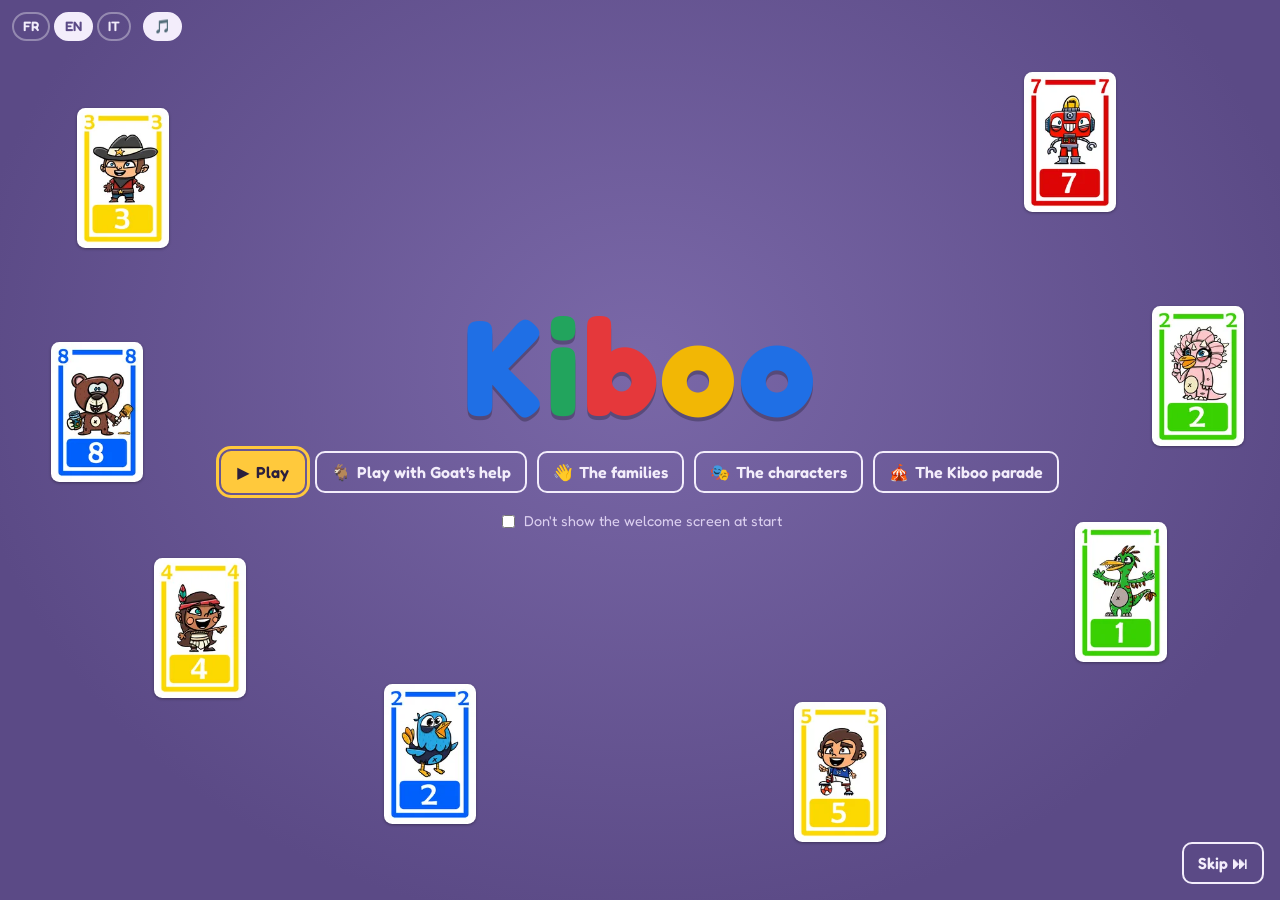
<file: index.html>
<!DOCTYPE html>
<html lang="fr">
<head>
<meta charset="utf-8">
<meta name="viewport" content="width=device-width, initial-scale=1, viewport-fit=cover">
<title>Kiboo</title>
<link rel="preconnect" href="https://fonts.googleapis.com">
<link rel="preconnect" href="https://fonts.gstatic.com" crossorigin>
<link href="https://fonts.googleapis.com/css2?family=Fredoka:wght@400;500;600;700&display=swap" rel="stylesheet">
<link rel="stylesheet" href="css/style.css?v=2026-11-12-0950">
</head>
<body>
<div class="wrap">
  <header>
    <h1 class="logo kiboo" aria-label="Kiboo"><span>K</span><span>i</span><span>b</span><span>o</span><span>o</span></h1>
    <div class="head-btns">
      <label class="lang-wrap"><span class="emo" aria-hidden="true">🌐</span><select id="lang" class="lang" aria-label="Langue" data-i18n-aria="head.lang"></select></label>
      <button class="act ghost" id="btn-feedback" type="button" aria-haspopup="dialog"><span class="emo" aria-hidden="true">💬</span><span class="lbl" data-i18n="head.feedback">Donner mon avis</span></button>
      <button class="act ghost" id="btn-progress" type="button" aria-haspopup="dialog"><span class="emo" aria-hidden="true">📈</span><span class="lbl" data-i18n="head.progress">Progression</span></button>
      <button class="act ghost" id="btn-album" type="button" aria-haspopup="dialog"><span class="emo" aria-hidden="true">⭐</span><span class="lbl">Collection 0/40</span></button>
      <button class="act ghost" id="btn-exercises" type="button" aria-haspopup="dialog"><span class="emo" aria-hidden="true">✏️</span><span class="lbl" data-i18n="head.exercises">Exercices</span></button>
      <button class="act ghost" id="btn-rules" type="button" aria-haspopup="dialog"><span class="emo" aria-hidden="true">📖</span><span class="lbl" data-i18n="head.rules">Règles du jeu</span></button>
      <button class="act ghost" id="btn-account" type="button" aria-haspopup="dialog"><span class="emo" aria-hidden="true">👤</span><span class="lbl" data-i18n="account.login">Se connecter</span></button>
      <button class="act ghost" id="btn-parade" type="button"><span class="emo" aria-hidden="true">🎪</span><span class="lbl" data-i18n="head.parade">Parade</span></button>
      <button class="act ghost" id="btn-settings-help" type="button" aria-expanded="false" aria-controls="settings-help"><span class="emo" aria-hidden="true">❓</span><span class="lbl" data-i18n="help.show">Aide</span></button>
    </div>
  </header>

  <dialog class="rules exercises" id="exercises" aria-labelledby="ex-title">
    <div class="rules-head">
      <h2 id="ex-title" data-i18n="ex.title">Exercices</h2>
      <span id="voice-ex"></span>
      <button class="close" id="btn-ex-close" type="button" aria-label="Fermer les exercices" data-i18n-aria="ex.close">×</button>
    </div>
    <div class="ex-tabs" role="tablist" aria-label="Choix de l'exercice" data-i18n-aria="ex.tabs">
      <button type="button" role="tab" data-ex="count" aria-selected="true" data-i18n="ex.tab.count">Compter sa main</button>
      <button type="button" role="tab" data-ex="longest" aria-selected="false" data-i18n="ex.tab.longest">Couleur la plus longue</button>
      <button type="button" role="tab" data-ex="legal" aria-selected="false" data-i18n="ex.tab.legal">Cartes jouables</button>
      <button type="button" role="tab" data-ex="rest" aria-selected="false" data-i18n="ex.tab.rest">Cartes restantes</button>
      <button type="button" role="tab" data-ex="split" aria-selected="false" data-i18n="ex.tab.split">Répartition de l'entame</button>
      <button type="button" role="tab" data-ex="coco" aria-selected="false" data-i18n="ex.tab.coco">Carré de Coco</button>
    </div>
    <p class="ex-score"><span id="ex-score"></span> <span class="gift-progress"></span></p>
    <div id="ex-body" role="tabpanel"></div>
  </dialog>

  <dialog class="rules exercises" id="quiz" aria-labelledby="quiz-title">
    <div class="rules-head">
      <h2 id="quiz-title" data-i18n="quiz.title">Question</h2>
      <span id="voice-quiz"></span>
      <p class="gift-progress"></p>
    </div>
    <div id="quiz-body"></div>
    <div class="ex-actions"><button class="act ghost" id="quiz-skip" type="button" data-i18n="quiz.skip">Passer la question</button></div>
  </dialog>

  <dialog class="rules" id="account" aria-labelledby="account-title">
    <div class="rules-head">
      <h2 id="account-title" data-i18n="account.title">Mon compte</h2>
      <button class="close" id="btn-account-close" type="button" aria-label="Fermer" data-i18n-aria="btn.close">×</button>
    </div>
    <div id="account-body"></div>
  </dialog>

  <dialog class="rules" id="feedback" aria-labelledby="fb-title">
    <div class="rules-head">
      <h2 id="fb-title" data-i18n="fb.title">Donner mon avis</h2>
      <button class="close" id="btn-fb-close" type="button" aria-label="Fermer" data-i18n-aria="btn.close">×</button>
    </div>
    <p data-i18n="fb.intro">Merci de tester Kiboo ! Ton retour aide à améliorer le jeu.</p>
    <div class="fb-row" role="group" aria-label="Type de retour" data-i18n-aria="fb.kinds">
      <button class="ex-choice" type="button" data-kind="bug" data-i18n="fb.kind.bug">Un problème</button>
      <button class="ex-choice" type="button" data-kind="idee" data-i18n="fb.kind.idee">Une idée</button>
      <button class="ex-choice" type="button" data-kind="avis" data-i18n="fb.kind.avis">Mon avis</button>
    </div>
    <div class="fb-row fb-stars" role="group" aria-label="Note sur 5" data-i18n-aria="fb.stars">
      <span data-i18n="fb.yourNote">Ta note :</span>
      <button type="button" data-star="1" aria-label="1 sur 5" data-i18n-aria="fb.star1">★</button><button type="button" data-star="2" aria-label="2 sur 5" data-i18n-aria="fb.star2">★</button><button type="button" data-star="3" aria-label="3 sur 5" data-i18n-aria="fb.star3">★</button><button type="button" data-star="4" aria-label="4 sur 5" data-i18n-aria="fb.star4">★</button><button type="button" data-star="5" aria-label="5 sur 5" data-i18n-aria="fb.star5">★</button>
    </div>
    <label class="fb-field" for="fb-text"><span data-i18n="fb.message">Ton message</span>
      <textarea id="fb-text" rows="5" placeholder="Ce qui t'a plu, ce qui ne marche pas, ce que tu faisais quand le problème est arrivé…" data-i18n-ph="fb.messagePh"></textarea>
    </label>
    <label class="fb-field" for="fb-name"><span data-i18n="fb.name">Ton prénom (facultatif)</span>
      <input id="fb-name" type="text" autocomplete="given-name">
    </label>
    <details class="fb-context">
      <summary data-i18n="fb.auto">Informations ajoutées automatiquement</summary>
      <pre id="fb-context"></pre>
    </details>
    <div class="ex-actions">
      <button class="act" id="fb-copy" type="button" data-i18n="fb.copy">Copier mon avis</button>
      <a class="act ghost" id="fb-github" href="https://github.com/MowgAI/Kiboo/issues/new" target="_blank" rel="noopener" data-i18n="fb.github">Envoyer sur GitHub</a>
    </div>
    <p class="fb-hint" data-i18n="fb.hint">« Copier mon avis » : colle-le ensuite dans un message à la personne qui t'a envoyé le lien. « Envoyer sur GitHub » demande un compte GitHub.</p>
    <p class="ex-result" id="fb-status" aria-live="polite"></p>
    <textarea id="fb-fallback" rows="6" hidden aria-label="Texte de ton avis à copier" data-i18n-aria="fb.fallbackAria"></textarea>
  </dialog>

  <dialog class="rules exercises" id="progress" aria-labelledby="progress-title">
    <div class="rules-head">
      <h2 id="progress-title" data-i18n="prog.title">Ma progression</h2>
      <button class="close" id="btn-progress-close" type="button" aria-label="Fermer" data-i18n-aria="btn.close">×</button>
    </div>
    <div id="progress-body"></div>
  </dialog>

  <dialog class="rules exercises" id="album" aria-labelledby="album-title">
    <div class="rules-head">
      <h2 id="album-title" data-i18n="album.title">Ma collection</h2>
      <button class="close" id="btn-album-close" type="button" aria-label="Fermer la collection" data-i18n-aria="album.close">×</button>
    </div>
    <p class="ex-score" id="album-count"></p>
    <div id="album-body"></div>
  </dialog>

  <dialog class="rules" id="rules" aria-labelledby="rules-title">
    <div class="rules-head">
      <h2 id="rules-title" data-i18n-html="rules.title">Règles de <span class="kiboo" aria-label="Kiboo"><span>K</span><span>i</span><span>b</span><span>o</span><span>o</span></span></h2>
      <span id="voice-rules"></span>
      <button class="close" id="btn-rules-close" type="button" aria-label="Fermer les règles" data-i18n-aria="rules.close">×</button>
    </div>
    <div data-i18n-html="rules.body">
    <p><span class="kiboo" aria-label="Kiboo"><span>K</span><span>i</span><span>b</span><span>o</span><span>o</span></span> est un jeu de cartes <strong>inspiré du jeu de bridge</strong>. Il se joue à <strong>4 joueurs</strong>, séparés en <strong>2 équipes</strong> représentées par leur place : <strong>Nord-Sud</strong> contre <strong>Est-Ouest</strong>. Les partenaires sont assis l'un en face de l'autre. Comme le bridge, Kiboo est un <strong>jeu de plis</strong> : un <dfn>pli</dfn> est l'ensemble des quatre cartes jouées à tour de rôle par chacun des quatre joueurs autour de la table.</p>

    <h3>Les cartes</h3>
    <ul>
      <li><strong>40 cartes</strong> : <strong>4 familles</strong> (<span class="fam blue">animaux</span>, <span class="fam green">dinosaures</span>, <span class="fam red">robots</span> et <span class="fam yellow">métiers</span>), représentées par leur couleur (respectivement bleu, vert, rouge et jaune). Chaque carte a une <strong>valeur de 1 à 10</strong> : le <strong>10 est la plus forte</strong> carte, le 1 la plus faible.</li>
      <li>Chaque joueur reçoit <strong>10 cartes</strong>.</li>
    </ul>

    <h3>Le déclarant et le mort</h3>
    <ul>
      <li>Sud est le <dfn>déclarant</dfn>. Il joue ses cartes et aussi celles de son partenaire Nord, appelé le <dfn>mort</dfn>.</li>
      <li>Ouest joue la première carte : c'est la phase d'<dfn>entame</dfn>. Le mort étale alors ses cartes <strong>face visible</strong>, et tout le monde les voit jusqu'à la fin de la donne.</li>
    </ul>

    <h3>La règle d'entame des robots</h3>
    <div id="lead-rule">
      <p>Piperno, Averell et Averell250 choisissent toujours leur entame de la même façon :</p>
      <ol>
        <li>Ils prennent leur <strong>couleur la plus longue</strong>, celle où ils ont le plus de cartes.</li>
        <li>Si deux couleurs ont <strong>autant de cartes</strong>, ils prennent celle qui a le <strong>plus de points</strong> (la somme des valeurs). À points égaux aussi, ils prennent la dernière dans l'ordre vert, jaune, rouge, bleu.</li>
        <li>Dans cette couleur, s'ils ont une <dfn>séquence</dfn> (au moins deux cartes qui se suivent, comme le 7 et le 8), ils jouent la <strong>plus haute carte de la séquence</strong>, mais seulement si cette carte vaut <strong>au moins 7</strong>. S'ils ont plusieurs séquences, ils prennent la plus haute.</li>
        <li>Sans séquence (ou avec une séquence trop petite, comme le 3 et le 4), ils jouent la <strong>plus petite carte</strong> de la couleur.</li>
      </ol>
      <p>Exemples : avec le 2, le 7 et le 8 bleus, ils entament le 8 bleu (séquence 7-8). Avec le 2, le 5 et le 9 bleus, ils entament le 2 bleu (pas de séquence). Avec le 3, le 4 et le 9 bleus, ils entament le 3 bleu (la séquence 3-4 n'atteint pas le 7).</p>
    </div>

    <h3>Le déroulement d'un pli</h3>
    <ul>
      <li>On joue chacun son tour <strong>dans le sens des aiguilles d'une montre</strong> : Ouest, Nord, Est, Sud.</li>
      <li>Le premier joueur du pli choisit librement sa carte. Sa couleur est la <dfn>couleur demandée</dfn> pour le reste du pli.</li>
      <li>Les autres joueurs <strong>doivent fournir</strong> une carte de la couleur demandée s'ils en ont. Sinon, ils jouent n'importe quelle carte : on appelle cette action <dfn>défausser</dfn>.</li>
      <li><strong>Sans atout</strong>, la <strong>plus forte carte de la couleur demandée</strong> remporte le pli. Une carte d'une autre couleur ne remporte jamais le pli.</li>
      <li>Le joueur qui remporte le pli <strong>joue la première carte du pli suivant</strong>.</li>
    </ul>

    <h3>L'atout</h3>
    <ul>
      <li>On peut aussi jouer <strong>avec un atout</strong> (réglage « Atout »). L'<dfn>atout</dfn> est une couleur plus forte que les autres : c'est la couleur où Nord et Sud ont, à eux deux, <strong>le plus de cartes</strong>. Elle est affichée en haut à gauche de la table.</li>
      <li>Il faut toujours <strong>fournir</strong> la couleur demandée si on en a.</li>
      <li>Si on n'a pas la couleur demandée, on peut jouer un atout : on appelle cette action <dfn>couper</dfn>. Un atout bat toutes les cartes des autres couleurs, même un 10. On <strong>n'est pas obligé de couper</strong> : on peut aussi défausser.</li>
      <li>Si plusieurs atouts sont joués dans le même pli, le <strong>plus fort atout</strong> remporte le pli.</li>
      <li>Avec un atout, les robots n'entament <strong>jamais dans la couleur d'atout</strong> : ils appliquent leur règle d'entame aux trois autres couleurs.</li>
    </ul>

    <h3>Qui gagne ?</h3>
    <p>À la fin des 10 plis, l'équipe qui en a <strong>remporté le plus</strong> gagne la donne. À <strong>5 plis partout</strong>, c'est une égalité.</p>

    <h3>Jouer dans <span class="kiboo" aria-label="Kiboo"><span>K</span><span>i</span><span>b</span><span>o</span><span>o</span></span></h3>
    <ul>
      <li>Choisissez qui joue chaque place dans les <strong>réglages</strong> : vous (<strong>Humain</strong>) ou un robot. Les changements s'appliquent à la prochaine donne.</li>
      <li>Quand c'est votre tour, <strong>cliquez sur une carte mise en avant</strong>. Les cartes que vous n'avez pas le droit de jouer sont grisées.</li>
      <li><strong>Rejouer la donne</strong> redistribue les mêmes cartes, pour essayer une autre façon de jouer.</li>
    </ul>
    </div>
  </dialog>

  <section class="setup" aria-label="Réglages de la table" data-i18n-aria="setup.aria">
    <!-- Les choix importants, en grand (js/setup.js) ; les menus d'origine sont rangés dans les groupes. -->
    <div class="main-choices" id="main-choices"></div>
    <div class="btns">
      <button class="act ghost" id="btn-help-play" hidden type="button" aria-pressed="false"><span class="emo" aria-hidden="true">🐐</span><span class="lbl" data-i18n="btn.help">Jouer avec Goat</span></button>
      <button class="act ghost" id="btn-replay" type="button"><span class="emo" aria-hidden="true">🔁</span><span data-i18n="btn.replay">Rejouer la donne</span></button>
      <button class="act" id="btn-new" type="button"><span class="emo" aria-hidden="true">🃏</span><span data-i18n="btn.new">Nouvelle donne</span></button>
    </div>
    <div class="setup-groups">
      <details class="group">
        <summary><span class="emo" aria-hidden="true">🤖</span><span data-i18n="group.players">Joueurs et robots</span></summary>
        <div class="group-body">
      <label class="field"><span class="seat-name eo" data-i18n="setup.west">Ouest</span>
        <select id="cfg-O"></select>
      </label>
      <div class="field"><span class="seat-name ns" data-i18n="setup.north">Nord</span>
        <span class="fixed" data-i18n="setup.northFixed">le mort, joué par Sud</span>
      </div>
      <label class="field"><span class="seat-name eo" data-i18n="setup.east">Est</span>
        <select id="cfg-E"></select>
      </label>
      <label class="field"><span class="seat-name ns" data-i18n="setup.south">Sud (déclarant)</span>
        <select id="cfg-S"></select>
      </label>
      <label class="field"><span><span class="emo" aria-hidden="true">⏱️</span> <span data-i18n="setup.speed">Vitesse des robots</span></span>
        <select id="cfg-speed">
          <option value="1100" data-i18n="setup.slow">Lente</option>
          <option value="650" selected data-i18n="setup.normal">Normale</option>
          <option value="250" data-i18n="setup.fast">Rapide</option>
        </select>
      </label>
      <label class="field"><span><span class="emo" aria-hidden="true">♠️</span> <span data-i18n="setup.trump">Atout</span></span>
        <select id="cfg-trump">
          <option value="none" selected data-i18n="setup.trump.none">Sans atout</option>
          <option value="auto" data-i18n="setup.trump.auto">Couleur la plus longue de Nord-Sud</option>
        </select>
      </label>
      <label class="field"><span><span class="emo" aria-hidden="true">🧠</span> <span data-i18n="setup.quiz">Questions pendant la partie</span></span>
        <select id="cfg-quiz">
          <option value="off" selected data-i18n="setup.quiz.off">Aucune</option>
          <option value="light" data-i18n="setup.quiz.light">Quelques-unes</option>
          <option value="all" data-i18n="setup.quiz.all">Toutes (entraînement)</option>
        </select>
      </label>
        </div>
      </details>
      <details class="group">
        <summary><span class="emo" aria-hidden="true">💡</span><span data-i18n="group.aids">Aides et apprentissage</span></summary>
        <div class="group-body">
      <label class="field"><span><span class="emo" aria-hidden="true">🔢</span> <span data-i18n="setup.coco">Carré de Coco</span></span>
        <select id="cfg-coco">
          <option value="off" selected data-i18n="setup.coco.off">Non</option>
          <option value="manual" data-i18n="setup.coco.manual">Je le remplis</option>
          <option value="goat" data-i18n="setup.coco.goat">Goat (automatique)</option>
        </select>
      </label>
      <label class="check"><input type="checkbox" id="cfg-open"> <span class="emo" aria-hidden="true">👀</span><span data-i18n="setup.open">Jeux ouverts</span></label>
      <label class="check"><input type="checkbox" id="cfg-hints"> <span class="emo" aria-hidden="true">💡</span><span data-i18n="setup.hints">Montrer les meilleurs coups</span></label>
      <label class="check"><input type="checkbox" id="cfg-explain"> <span class="emo" aria-hidden="true">🧑‍🏫</span><span data-i18n="setup.explain">Explications de Piperno</span></label>
      <label class="check"><input type="checkbox" id="cfg-eval" checked> <span class="emo" aria-hidden="true">🏆</span><span data-i18n="setup.eval">Mode évaluation</span></label>
        </div>
      </details>
      <details class="group">
        <summary><span class="emo" aria-hidden="true">🎵</span><span data-i18n="group.ambiance">Ambiance : son, musique, voix</span></summary>
        <div class="group-body">
      <label class="check"><input type="checkbox" id="cfg-music"> <span class="emo" aria-hidden="true">🎵</span><span data-i18n="setup.music">Musique</span></label>
      <label class="check"><input type="checkbox" id="cfg-sfx" checked> <span class="emo" aria-hidden="true">🔔</span><span data-i18n="setup.sfx">Bruitages</span></label>
      <label class="check"><input type="checkbox" id="cfg-voice"> <span class="emo" aria-hidden="true">🔊</span><span data-i18n="setup.voice">Lire à voix haute</span></label>
      <label class="field"><span data-i18n="voice.choose">Voix</span>
        <select id="cfg-voice-name"></select>
      </label>
        </div>
      </details>
    </div>
    <div class="note" id="settings-help" hidden><span id="voice-help"></span><div data-i18n-html="help.list">
      <ul>
        <li>Les changements de joueurs s'appliquent à la <strong>prochaine donne</strong>.</li>
        <li><strong>Jeux ouverts</strong> montre toutes les mains.</li>
        <li><strong>Meilleurs coups</strong> : sur chaque carte jouable, le nombre de plis que ton camp fera si tout le monde joue parfaitement à jeux ouverts.</li>
        <li><strong>Piperno</strong> joue avec des règles simples (coche Explications de Piperno pour voir laquelle il applique à chaque carte), <strong>PiperRand</strong> au hasard.</li>
        <li><strong>Averell</strong> ne voit que sa main et le mort : à partir du deuxième pli, il simule jusqu'à 40 donnes possibles et les analyse avec le DDS. <strong>Averell250</strong> en simule jusqu'à 250, plus fort mais plus lent. <strong>Cheater</strong>, lui, voit toutes les cartes.</li>
        <li>En fin de donne, le DDS fait le <strong>bilan</strong> des cartes qui ont coûté des plis.</li>
        <li><strong>Mode évaluation</strong> : compare ta donne (en Sud) à celle de Piperno, Averell et Averell250 sur les mêmes cartes ; ton score duplicate s'affiche en fin de donne.</li>
        <li><strong>Questions pendant la partie</strong> (quand tu es le déclarant, en Sud) : <strong>Quelques-unes</strong> en pose au moins une par donne, tirées au sort ; <strong>Toutes</strong> les pose toutes, pour s'entraîner. Toutes les 3 bonnes réponses, tu choisis un cadeau.</li>
        <li><strong>Atout</strong> : sans atout, ou avec pour atout la couleur la plus longue de Nord et Sud réunis. À l'atout, on peut couper quand on n'a pas la couleur demandée (voir les règles du jeu). Les questions sur l'entame et les cartes maîtresses ne sont pas posées à l'atout pour l'instant.</li>
        <li><strong>Carré de Coco</strong> : pendant la donne, un tableau des cartes de départ de chaque couleur chez chaque joueur (Nord et Sud remplis d'office), à compléter pour Ouest et Est au fil des plis. Le bouton <strong>🐐 Jouer avec Goat</strong> lance une donne avec Goat (et redevient « Jouer sans aide »). Avec <strong>Goat</strong>, le carré se remplit tout seul et chaque déduction est expliquée (c'est une aide : la donne n'est pas évaluée).</li>
        <li><strong>Lire à voix haute</strong> : les questions et les exercices sont lus (en version simple), avec un petit encouragement après chaque réponse. Les boutons 🔊 Écouter lisent aussi les règles et cette aide. La voix dépend de l'appareil.</li>
        <li><strong>Musique</strong> : une petite musique rétro pendant la partie. <strong>Bruitages</strong> : carte posée, pli gagné ou perdu, résultat, bonne ou mauvaise réponse. Le bouton <strong>Parade</strong> fait défiler les 40 personnages, qui se présentent un par un ; un clic sur le logo Kiboo rouvre l'accueil.</li>
        <li>Quand tu joues, chaque pli reste sur la table jusqu'à ton clic sur <strong>Pli suivant</strong> : prends le temps de retenir les cartes jouées.</li>
      </ul></div>
    </div>
  </section>

  <!-- Sur ordinateur, le carré de Coco se place à côté de la table (voir .play-area dans css/style.css). -->
  <div class="play-area">
  <div class="play-main">
  <main class="table" id="table">
    <div class="trump-tag" id="trump-tag" hidden></div>
    <div class="start" id="start" hidden></div>
    <!-- Les places tournent : celle du joueur humain est toujours en bas (voir position() dans js/game.js). -->
    <div class="seat north" id="seat-N"><div class="tag" id="tag-N"></div><div class="hand main" id="hand-N"></div></div>
    <div class="seat west" id="seat-O"><div class="tag" id="tag-O"></div><div class="hand side" id="hand-O"></div></div>
    <div class="center" id="center"></div>
    <div class="seat east" id="seat-E"><div class="tag" id="tag-E"></div><div class="hand side" id="hand-E"></div></div>
    <div class="seat south" id="seat-S"><div class="tag" id="tag-S"></div><div class="hand main" id="hand-S"></div></div>
  </main>

  <div class="bar">
    <div class="status-row"><div class="status" id="status" aria-live="polite"></div>
      <button class="act next-trick" id="btn-next-trick" type="button" hidden><span class="emo" aria-hidden="true">➡️</span><span class="lbl" data-i18n="btn.nextTrick">Pli suivant</span></button></div>
    <div class="score" aria-label="Plis gagnés" data-i18n-aria="score.aria">
      <div class="team"><span data-i18n="team.NS">Nord-Sud</span> <span class="pips" id="pips-NS"></span> <span class="count" id="count-NS">0</span></div>
      <div class="team"><span data-i18n="team.EO">Est-Ouest</span> <span class="pips" id="pips-EO"></span> <span class="count" id="count-EO">0</span></div>
    </div>
  </div>
  </div>
  <section class="review" id="coco" hidden></section>
  </div>
  <section class="review" id="evaluation" hidden aria-live="polite"></section>
  <section class="review" id="explain" hidden aria-live="polite"></section>
  <section class="review" id="review" hidden aria-live="polite"></section>
</div>

<script>window.KIBOO_VERSION = "2026-11-12-0950";   // mis à jour par tools/bump-version.sh</script>
<script src="lang/fr.js?v=2026-11-12-0950"></script>
<script src="lang/en.js?v=2026-11-12-0950"></script>
<script src="lang/parade.js?v=2026-11-12-0950"></script>
<script src="lang/parade-modes.js?v=2026-11-12-0950"></script>
<script src="lang/personnages.js?v=2026-11-12-0950"></script>
<script src="lang/it.js?v=2026-11-12-0950"></script>
<script src="js/i18n.js?v=2026-11-12-0950"></script>
<script src="js/dds.js?v=2026-11-12-0950"></script>
<script src="js/pimc.js?v=2026-11-12-0950"></script>
<script src="js/solver.js?v=2026-11-12-0950"></script>
<script src="js/images.js?v=2026-11-12-0950"></script>
<script src="js/timing.js?v=2026-11-12-0950"></script>
<script src="js/game.js?v=2026-11-12-0950"></script>
<script src="js/account.js?v=2026-11-12-0950"></script>
<script src="js/sound.js?v=2026-11-12-0950"></script>
<script src="js/voice.js?v=2026-11-12-0950"></script>
<script src="js/rewards.js?v=2026-11-12-0950"></script>
<script src="js/exercises.js?v=2026-11-12-0950"></script>
<script src="js/setup.js?v=2026-11-12-0950"></script>
<script src="js/intro.js?v=2026-11-12-0950"></script>
<script src="js/coco.js?v=2026-11-12-0950"></script>
<script src="js/quiz.js?v=2026-11-12-0950"></script>
<script src="js/evaluation.js?v=2026-11-12-0950"></script>
<script src="js/feedback.js?v=2026-11-12-0950"></script>
</body>
</html>
</file>
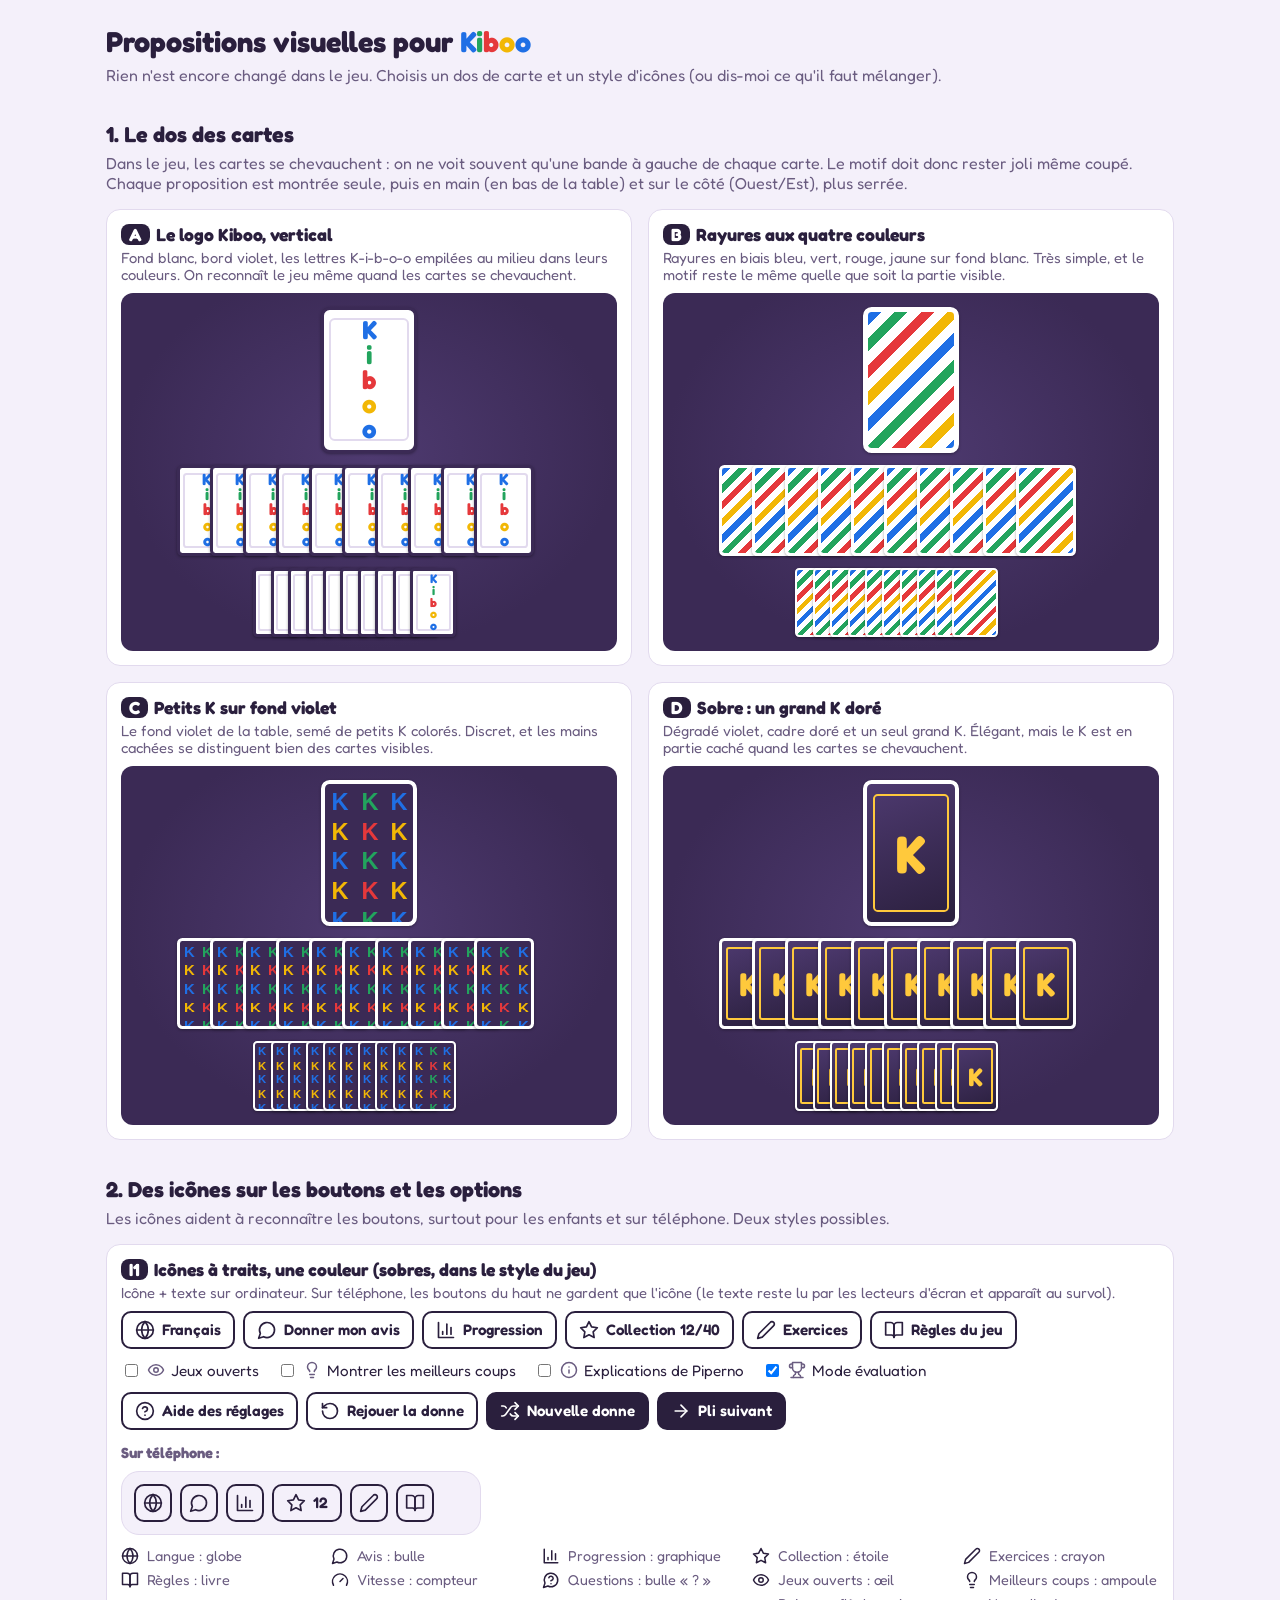
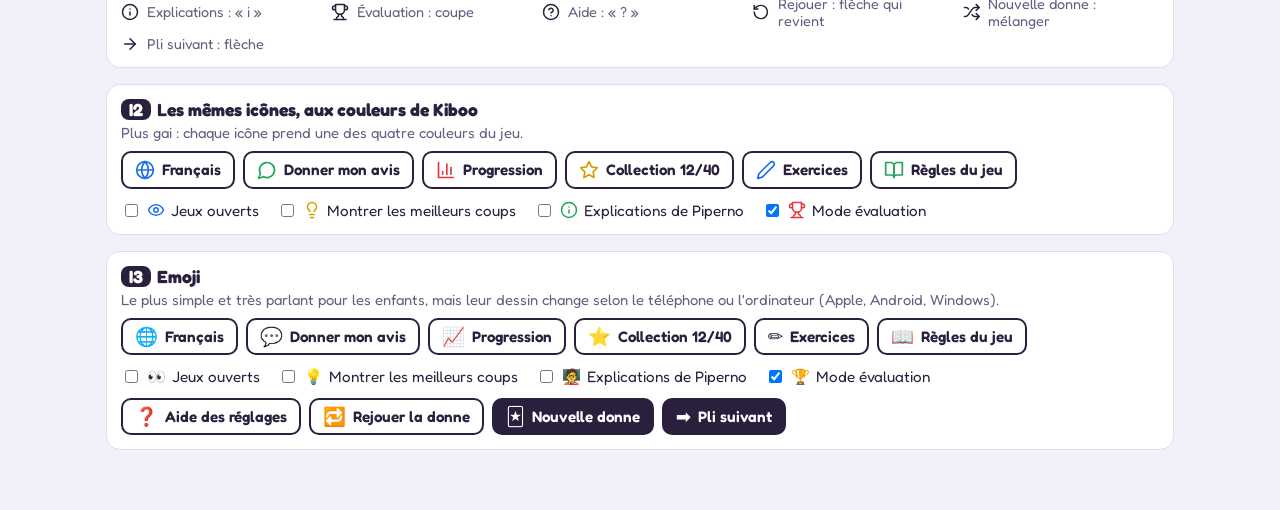
<file: propositions-visuels.html>
<!DOCTYPE html>
<html lang="fr">
<head>
<meta charset="utf-8">
<meta name="viewport" content="width=device-width, initial-scale=1">
<title>Kiboo : propositions visuelles</title>
<link href="https://fonts.googleapis.com/css2?family=Fredoka:wght@400;500;600;700&display=swap" rel="stylesheet">
<style>
:root {
  --ink: #2A1F3D; --ink-soft: #6A5C80; --page: #F4F0FA; --panel: #FFFFFF; --line: #E2DAEE;
  --felt: #3B2A55; --felt-ring: #4E3A70; --felt-ink: #F3EDFB;
  --c-blue: #1F6FE5; --c-green: #22A45D; --c-red: #E5383B; --c-yellow: #F2B705; --sun: #FFC93C;
}
* { box-sizing: border-box; }
body { margin: 0; background: var(--page); color: var(--ink); font-family: "Fredoka", system-ui, sans-serif; }
.wrap { max-width: 1100px; margin: 0 auto; padding: 24px 16px 60px; }
h1 { font-size: 1.8rem; margin: 0 0 6px; }
h2 { font-size: 1.35rem; margin: 36px 0 6px; }
h3 { font-size: 1.1rem; margin: 0 0 4px; }
p.lead { color: var(--ink-soft); margin: 0 0 16px; }
.kiboo span:nth-child(1), .kiboo span:nth-child(5) { color: var(--c-blue); }
.kiboo span:nth-child(2) { color: var(--c-green); }
.kiboo span:nth-child(3) { color: var(--c-red); }
.kiboo span:nth-child(4) { color: var(--c-yellow); }
.grid { display: grid; grid-template-columns: repeat(auto-fit, minmax(min(440px, 100%), 1fr)); gap: 16px; }
.felt { overflow: hidden; }
.opt { background: var(--panel); border: 1px solid var(--line); border-radius: 14px; padding: 14px; }
.opt p { margin: 4px 0 10px; color: var(--ink-soft); font-size: 0.92rem; }
.tag { display: inline-block; font-weight: 700; background: var(--ink); color: #fff; border-radius: 8px; padding: 0 8px; margin-right: 6px; }

/* ---------- Cartes ---------- */
.felt { background: radial-gradient(ellipse at 50% 45%, var(--felt-ring) 0%, var(--felt) 70%); border-radius: 12px; padding: 14px 12px; display: flex; flex-direction: column; align-items: center; gap: 12px; }
.row { display: flex; padding-left: calc(var(--w) * 0.45); }
.card { --w: 60px; width: var(--w); aspect-ratio: 145 / 220; border-radius: calc(var(--w) * 0.09); margin-left: calc(var(--w) * -0.45); box-shadow: 0 1px 3px rgba(0,0,0,0.35); position: relative; overflow: hidden; flex: none; }
.row.side { padding-left: calc(var(--w) * 0.62); }
.row.side .card { margin-left: calc(var(--w) * -0.62); --w: 46px; }
.single .card { --w: 96px; margin: 0; }
.single { display: flex; gap: 10px; align-items: flex-end; }

/* A : logo Kiboo vertical */
.backA { background: #fff; border: 3px solid var(--felt); }
.backA::before { content: ""; position: absolute; inset: 6%; border: 2px solid var(--line); border-radius: calc(var(--w) * 0.06); }
.backA .logo { position: absolute; inset: 0; display: flex; flex-direction: column; align-items: center; justify-content: center; font-weight: 700; line-height: 0.95; font-size: calc(var(--w) * 0.27); }
/* B : rayures */
.backB { background: repeating-linear-gradient(135deg, var(--c-blue) 0 6%, #fff 6% 12%, var(--c-green) 12% 18%, #fff 18% 24%, var(--c-red) 24% 30%, #fff 30% 36%, var(--c-yellow) 36% 42%, #fff 42% 48%); border: calc(var(--w) * 0.06) solid #fff; }
/* C : petits K */
.backC { background-color: var(--felt); border: calc(var(--w) * 0.05) solid #fff; background-image: url("data:image/svg+xml,%3Csvg xmlns='http://www.w3.org/2000/svg' width='28' height='28'%3E%3Ctext x='3' y='12' font-family='Arial Black,Arial' font-weight='900' font-size='11' fill='%231F6FE5'%3EK%3C/text%3E%3Ctext x='17' y='12' font-family='Arial Black,Arial' font-weight='900' font-size='11' fill='%2322A45D'%3EK%3C/text%3E%3Ctext x='3' y='26' font-family='Arial Black,Arial' font-weight='900' font-size='11' fill='%23F2B705'%3EK%3C/text%3E%3Ctext x='17' y='26' font-family='Arial Black,Arial' font-weight='900' font-size='11' fill='%23E5383B'%3EK%3C/text%3E%3C/svg%3E"); background-size: calc(var(--w) * 0.62); }
/* D : sobre, un seul K */
.backD { background: linear-gradient(160deg, #4E3A70, #2A1F3D); border: calc(var(--w) * 0.05) solid #fff; }
.backD::before { content: ""; position: absolute; inset: 7%; border: 2px solid var(--sun); border-radius: calc(var(--w) * 0.05); }
.backD .k { position: absolute; inset: 0; display: grid; place-items: center; font-weight: 700; font-size: calc(var(--w) * 0.55); color: var(--sun); }

/* ---------- Icônes ---------- */
.bar { display: flex; flex-wrap: wrap; gap: 8px; align-items: center; }
.btn { font: inherit; font-weight: 600; font-size: 0.95rem; border-radius: 10px; padding: 7px 12px; border: 2px solid var(--ink); background: transparent; color: var(--ink); display: inline-flex; align-items: center; gap: 7px; }
.btn.fill { background: var(--ink); color: #fff; }
.btn.round { padding: 7px; }
.btn svg { width: 20px; height: 20px; stroke: currentColor; fill: none; stroke-width: 2; stroke-linecap: round; stroke-linejoin: round; flex: none; }
.btn .emo { font-size: 1.15rem; line-height: 1; }
.checks { display: flex; flex-wrap: wrap; gap: 6px 18px; margin-top: 12px; font-size: 0.95rem; }
.checks label { display: inline-flex; align-items: center; gap: 6px; }
.checks svg { width: 18px; height: 18px; stroke: var(--ink-soft); fill: none; stroke-width: 2; stroke-linecap: round; stroke-linejoin: round; }
.phone { width: 360px; max-width: 100%; border: 1px solid var(--line); border-radius: 18px; padding: 12px; background: var(--page); }
.legend { display: grid; grid-template-columns: repeat(auto-fill, minmax(190px, 1fr)); gap: 6px 14px; margin-top: 12px; font-size: 0.9rem; color: var(--ink-soft); }
.legend span { display: inline-flex; align-items: center; gap: 8px; }
.legend svg { width: 18px; height: 18px; stroke: var(--ink); fill: none; stroke-width: 2; stroke-linecap: round; stroke-linejoin: round; }
.colored svg.i-blue { stroke: var(--c-blue); } .colored svg.i-green { stroke: var(--c-green); }
.colored svg.i-red { stroke: var(--c-red); } .colored svg.i-yellow { stroke: #D49C00; }
</style>
</head>
<body>
<svg width="0" height="0" style="position:absolute">
  <symbol id="i-feedback" viewBox="0 0 24 24"><path d="M7.9 20A9 9 0 1 0 4 16.1L2 22Z"/></symbol>
  <symbol id="i-progress" viewBox="0 0 24 24"><path d="M3 3v18h18"/><path d="M18 17V9"/><path d="M13 17V5"/><path d="M8 17v-3"/></symbol>
  <symbol id="i-album" viewBox="0 0 24 24"><polygon points="12 2 15.09 8.26 22 9.27 17 14.14 18.18 21.02 12 17.77 5.82 21.02 7 14.14 2 9.27 8.91 8.26 12 2"/></symbol>
  <symbol id="i-exercises" viewBox="0 0 24 24"><path d="M17 3a2.85 2.83 0 1 1 4 4L7.5 20.5 2 22l1.5-5.5Z"/></symbol>
  <symbol id="i-rules" viewBox="0 0 24 24"><path d="M2 3h6a4 4 0 0 1 4 4v14a3 3 0 0 0-3-3H2z"/><path d="M22 3h-6a4 4 0 0 0-4 4v14a3 3 0 0 1 3-3h7z"/></symbol>
  <symbol id="i-lang" viewBox="0 0 24 24"><circle cx="12" cy="12" r="10"/><path d="M12 2a14.5 14.5 0 0 0 0 20 14.5 14.5 0 0 0 0-20"/><path d="M2 12h20"/></symbol>
  <symbol id="i-help" viewBox="0 0 24 24"><circle cx="12" cy="12" r="10"/><path d="M9.09 9a3 3 0 0 1 5.83 1c0 2-3 3-3 3"/><path d="M12 17h.01"/></symbol>
  <symbol id="i-replay" viewBox="0 0 24 24"><path d="M3 12a9 9 0 1 0 9-9 9.75 9.75 0 0 0-6.74 2.74L3 8"/><path d="M3 3v5h5"/></symbol>
  <symbol id="i-new" viewBox="0 0 24 24"><path d="M2 18h1.4c1.3 0 2.5-.6 3.3-1.7l6.1-8.6c.7-1.1 2-1.7 3.3-1.7H22"/><path d="m18 2 4 4-4 4"/><path d="M2 6h1.9c1.5 0 2.9.9 3.6 2.2"/><path d="M22 18h-5.9c-1.3 0-2.6-.7-3.3-1.8l-.5-.8"/><path d="m18 14 4 4-4 4"/></symbol>
  <symbol id="i-next" viewBox="0 0 24 24"><path d="M5 12h14"/><path d="m12 5 7 7-7 7"/></symbol>
  <symbol id="i-open" viewBox="0 0 24 24"><path d="M2 12s3-7 10-7 10 7 10 7-3 7-10 7-10-7-10-7Z"/><circle cx="12" cy="12" r="3"/></symbol>
  <symbol id="i-hints" viewBox="0 0 24 24"><path d="M15 14c.2-1 .7-1.7 1.5-2.5 1-.9 1.5-2.2 1.5-3.5A6 6 0 0 0 6 8c0 1 .2 2.2 1.5 3.5.7.7 1.3 1.5 1.5 2.5"/><path d="M9 18h6"/><path d="M10 22h4"/></symbol>
  <symbol id="i-explain" viewBox="0 0 24 24"><circle cx="12" cy="12" r="10"/><path d="M12 16v-4"/><path d="M12 8h.01"/></symbol>
  <symbol id="i-eval" viewBox="0 0 24 24"><path d="M6 9H4.5a2.5 2.5 0 0 1 0-5H6"/><path d="M18 9h1.5a2.5 2.5 0 0 0 0-5H18"/><path d="M4 22h16"/><path d="M10 14.66V17c0 .55-.47.98-.97 1.21C7.85 18.75 7 20.24 7 22"/><path d="M14 14.66V17c0 .55.47.98.97 1.21C16.15 18.75 17 20.24 17 22"/><path d="M18 2H6v7a6 6 0 0 0 12 0V2Z"/></symbol>
  <symbol id="i-quiz" viewBox="0 0 24 24"><path d="M7.9 20A9 9 0 1 0 4 16.1L2 22Z"/><path d="M9.09 9a3 3 0 0 1 5.83 1c0 2-3 3-3 3"/><path d="M12 17h.01"/></symbol>
  <symbol id="i-speed" viewBox="0 0 24 24"><path d="m12 14 4-4"/><path d="M3.34 19a10 10 0 1 1 17.32 0"/></symbol>
</svg>

<div class="wrap">
  <h1>Propositions visuelles pour <span class="kiboo"><span>K</span><span>i</span><span>b</span><span>o</span><span>o</span></span></h1>
  <p class="lead">Rien n'est encore changé dans le jeu. Choisis un dos de carte et un style d'icônes (ou dis-moi ce qu'il faut mélanger).</p>

  <h2>1. Le dos des cartes</h2>
  <p class="lead">Dans le jeu, les cartes se chevauchent : on ne voit souvent qu'une bande à gauche de chaque carte. Le motif doit donc rester joli même coupé. Chaque proposition est montrée seule, puis en main (en bas de la table) et sur le côté (Ouest/Est), plus serrée.</p>
  <div class="grid" id="backs"></div>

  <h2>2. Des icônes sur les boutons et les options</h2>
  <p class="lead">Les icônes aident à reconnaître les boutons, surtout pour les enfants et sur téléphone. Deux styles possibles.</p>

  <div class="opt">
    <h3><span class="tag">I1</span>Icônes à traits, une couleur (sobres, dans le style du jeu)</h3>
    <p>Icône + texte sur ordinateur. Sur téléphone, les boutons du haut ne gardent que l'icône (le texte reste lu par les lecteurs d'écran et apparaît au survol).</p>
    <div class="bar">
      <button class="btn"><svg><use href="#i-lang"/></svg>Français</button>
      <button class="btn"><svg><use href="#i-feedback"/></svg>Donner mon avis</button>
      <button class="btn"><svg><use href="#i-progress"/></svg>Progression</button>
      <button class="btn"><svg><use href="#i-album"/></svg>Collection 12/40</button>
      <button class="btn"><svg><use href="#i-exercises"/></svg>Exercices</button>
      <button class="btn"><svg><use href="#i-rules"/></svg>Règles du jeu</button>
    </div>
    <div class="checks">
      <label><input type="checkbox"><svg><use href="#i-open"/></svg>Jeux ouverts</label>
      <label><input type="checkbox"><svg><use href="#i-hints"/></svg>Montrer les meilleurs coups</label>
      <label><input type="checkbox"><svg><use href="#i-explain"/></svg>Explications de Piperno</label>
      <label><input type="checkbox" checked><svg><use href="#i-eval"/></svg>Mode évaluation</label>
    </div>
    <div class="bar" style="margin-top:12px">
      <button class="btn"><svg><use href="#i-help"/></svg>Aide des réglages</button>
      <button class="btn"><svg><use href="#i-replay"/></svg>Rejouer la donne</button>
      <button class="btn fill"><svg><use href="#i-new"/></svg>Nouvelle donne</button>
      <button class="btn fill"><svg><use href="#i-next"/></svg>Pli suivant</button>
    </div>
    <p style="margin-top:14px"><strong>Sur téléphone :</strong></p>
    <div class="phone">
      <div class="bar">
        <button class="btn round" aria-label="Langue"><svg><use href="#i-lang"/></svg></button>
        <button class="btn round" aria-label="Donner mon avis"><svg><use href="#i-feedback"/></svg></button>
        <button class="btn round" aria-label="Progression"><svg><use href="#i-progress"/></svg></button>
        <button class="btn" aria-label="Collection"><svg><use href="#i-album"/></svg>12</button>
        <button class="btn round" aria-label="Exercices"><svg><use href="#i-exercises"/></svg></button>
        <button class="btn round" aria-label="Règles"><svg><use href="#i-rules"/></svg></button>
      </div>
    </div>
    <div class="legend">
      <span><svg><use href="#i-lang"/></svg>Langue : globe</span>
      <span><svg><use href="#i-feedback"/></svg>Avis : bulle</span>
      <span><svg><use href="#i-progress"/></svg>Progression : graphique</span>
      <span><svg><use href="#i-album"/></svg>Collection : étoile</span>
      <span><svg><use href="#i-exercises"/></svg>Exercices : crayon</span>
      <span><svg><use href="#i-rules"/></svg>Règles : livre</span>
      <span><svg><use href="#i-speed"/></svg>Vitesse : compteur</span>
      <span><svg><use href="#i-quiz"/></svg>Questions : bulle « ? »</span>
      <span><svg><use href="#i-open"/></svg>Jeux ouverts : œil</span>
      <span><svg><use href="#i-hints"/></svg>Meilleurs coups : ampoule</span>
      <span><svg><use href="#i-explain"/></svg>Explications : « i »</span>
      <span><svg><use href="#i-eval"/></svg>Évaluation : coupe</span>
      <span><svg><use href="#i-help"/></svg>Aide : « ? »</span>
      <span><svg><use href="#i-replay"/></svg>Rejouer : flèche qui revient</span>
      <span><svg><use href="#i-new"/></svg>Nouvelle donne : mélanger</span>
      <span><svg><use href="#i-next"/></svg>Pli suivant : flèche</span>
    </div>
  </div>

  <div class="opt colored" style="margin-top:16px">
    <h3><span class="tag">I2</span>Les mêmes icônes, aux couleurs de Kiboo</h3>
    <p>Plus gai : chaque icône prend une des quatre couleurs du jeu.</p>
    <div class="bar">
      <button class="btn"><svg class="i-blue"><use href="#i-lang"/></svg>Français</button>
      <button class="btn"><svg class="i-green"><use href="#i-feedback"/></svg>Donner mon avis</button>
      <button class="btn"><svg class="i-red"><use href="#i-progress"/></svg>Progression</button>
      <button class="btn"><svg class="i-yellow"><use href="#i-album"/></svg>Collection 12/40</button>
      <button class="btn"><svg class="i-blue"><use href="#i-exercises"/></svg>Exercices</button>
      <button class="btn"><svg class="i-green"><use href="#i-rules"/></svg>Règles du jeu</button>
    </div>
    <div class="checks">
      <label><input type="checkbox"><svg class="i-blue"><use href="#i-open"/></svg>Jeux ouverts</label>
      <label><input type="checkbox"><svg class="i-yellow"><use href="#i-hints"/></svg>Montrer les meilleurs coups</label>
      <label><input type="checkbox"><svg class="i-green"><use href="#i-explain"/></svg>Explications de Piperno</label>
      <label><input type="checkbox" checked><svg class="i-red"><use href="#i-eval"/></svg>Mode évaluation</label>
    </div>
  </div>

  <div class="opt" style="margin-top:16px">
    <h3><span class="tag">I3</span>Emoji</h3>
    <p>Le plus simple et très parlant pour les enfants, mais leur dessin change selon le téléphone ou l'ordinateur (Apple, Android, Windows).</p>
    <div class="bar">
      <button class="btn"><span class="emo">🌐</span>Français</button>
      <button class="btn"><span class="emo">💬</span>Donner mon avis</button>
      <button class="btn"><span class="emo">📈</span>Progression</button>
      <button class="btn"><span class="emo">⭐</span>Collection 12/40</button>
      <button class="btn"><span class="emo">✏️</span>Exercices</button>
      <button class="btn"><span class="emo">📖</span>Règles du jeu</button>
    </div>
    <div class="checks">
      <label><input type="checkbox"><span class="emo">👀</span>Jeux ouverts</label>
      <label><input type="checkbox"><span class="emo">💡</span>Montrer les meilleurs coups</label>
      <label><input type="checkbox"><span class="emo">🧑‍🏫</span>Explications de Piperno</label>
      <label><input type="checkbox" checked><span class="emo">🏆</span>Mode évaluation</label>
    </div>
    <div class="bar" style="margin-top:12px">
      <button class="btn"><span class="emo">❓</span>Aide des réglages</button>
      <button class="btn"><span class="emo">🔁</span>Rejouer la donne</button>
      <button class="btn fill"><span class="emo">🃏</span>Nouvelle donne</button>
      <button class="btn fill"><span class="emo">➡️</span>Pli suivant</button>
    </div>
  </div>
</div>

<script>
const BACKS = [
  { id: "A", cls: "backA", title: "Le logo Kiboo, vertical", text: "Fond blanc, bord violet, les lettres K-i-b-o-o empilées au milieu dans leurs couleurs. On reconnaît le jeu même quand les cartes se chevauchent.", inner: '<div class="logo kiboo"><span>K</span><span>i</span><span>b</span><span>o</span><span>o</span></div>' },
  { id: "B", cls: "backB", title: "Rayures aux quatre couleurs", text: "Rayures en biais bleu, vert, rouge, jaune sur fond blanc. Très simple, et le motif reste le même quelle que soit la partie visible.", inner: "" },
  { id: "C", cls: "backC", title: "Petits K sur fond violet", text: "Le fond violet de la table, semé de petits K colorés. Discret, et les mains cachées se distinguent bien des cartes visibles.", inner: "" },
  { id: "D", cls: "backD", title: "Sobre : un grand K doré", text: "Dégradé violet, cadre doré et un seul grand K. Élégant, mais le K est en partie caché quand les cartes se chevauchent.", inner: '<div class="k">K</div>' },
];
const card = b => `<div class="card ${b.cls}">${b.inner}</div>`;
document.getElementById("backs").innerHTML = BACKS.map(b => `
  <div class="opt">
    <h3><span class="tag">${b.id}</span>${b.title}</h3>
    <p>${b.text}</p>
    <div class="felt">
      <div class="single">${card(b)}</div>
      <div class="row">${Array(10).fill(card(b)).join("")}</div>
      <div class="row side">${Array(10).fill(card(b)).join("")}</div>
    </div>
  </div>`).join("");
</script>
</body>
</html>
</file>
<file: css/style.css>
:root {
  --page: #F3EFF8;
  --ink: #2A1F3D;
  --ink-soft: #6A5C80;
  --panel: #FFFFFF;
  --line: #DCD3E8;
  --felt: #5B4A86;
  --felt-ring: #7A68A8;
  --felt-ink: #F3EDFB;
  --felt-soft: #DCD0F0;
  --sun: #FFC93C;
  --sun-ink: #2A1F3D;
  --c-blue: #1F6FE5;
  --c-green: #22A45D;
  --c-red: #E5383B;
  --c-yellow: #F2B705;
  --mark: rgba(255, 201, 60, 0.45);
  --ok: #1B8A4C;
  --setup: #E5F0FF;                               /* fond des réglages : bleu clair */
  --seat-ns: #1F6FE5; --seat-eo: #D62F32;         /* couleurs des places : Nord-Sud bleu, Est-Ouest rouge */
  --ko: #C62F32;
  color-scheme: light;
  box-sizing: border-box;
  padding-top: env(safe-area-inset-top, 0px);
  padding-bottom: env(safe-area-inset-bottom, 0px);
}
@media (prefers-color-scheme: dark) {
  :root:not([data-theme="light"]) {
    --page: #17111F;
    --ink: #EEE8F7;
    --ink-soft: #A797BF;
    --panel: #221A2E;
    --line: #3A2F4A;
    --felt: #4A3B6E;
    --felt-ring: #634F8C;
    --mark: rgba(255, 201, 60, 0.28);
    --ok: #4CC47F;
  --setup: #172238;
  --seat-ns: #7FB2FF; --seat-eo: #FF8A8C;
    --setup: #172238;
    --seat-ns: #7FB2FF; --seat-eo: #FF8A8C;
    --ko: #FF6F6F;
    color-scheme: dark;
  }
}
:root[data-theme="dark"] {
  --page: #17111F;
  --ink: #EEE8F7;
  --ink-soft: #A797BF;
  --panel: #221A2E;
  --line: #3A2F4A;
  --felt: #4A3B6E;
  --felt-ring: #634F8C;
  --mark: rgba(255, 201, 60, 0.28);
  --ok: #4CC47F;
  --ko: #FF6F6F;
  color-scheme: dark;
}
*, *::before, *::after { box-sizing: inherit; }
[hidden] { display: none !important; }
html { scroll-padding-top: env(safe-area-inset-top, 0px); }
body {
  margin: 0;
  background: var(--page);
  color: var(--ink);
  font-family: "Fredoka", "Nunito", "Trebuchet MS", system-ui, sans-serif;
  font-size: 16px;
  line-height: 1.4;
}
.wrap { max-width: 1080px; margin: 0 auto; padding: 16px; }

header { display: flex; align-items: center; justify-content: space-between; gap: 12px; flex-wrap: wrap; margin-bottom: 12px; }
.logo { font-size: 2.4rem; font-weight: 700; letter-spacing: 0.01em; margin: 0; line-height: 1; }
.kiboo span:nth-child(1) { color: var(--c-blue); }
.kiboo span:nth-child(2) { color: var(--c-green); }
.kiboo span:nth-child(3) { color: var(--c-red); }
.kiboo span:nth-child(4) { color: var(--c-yellow); }
.kiboo span:nth-child(5) { color: var(--c-blue); }

/* Réglages */
.setup {
  background: var(--setup);
  border: 1px solid var(--line);
  border-radius: 14px;
  padding: 12px 14px;
  display: flex; flex-wrap: wrap; gap: 12px 18px; align-items: end;
  margin-bottom: 14px;
}
.field { display: flex; flex-direction: column; gap: 4px; font-size: 0.9rem; color: var(--ink-soft); }
.field select {
  font: inherit; font-size: 0.95rem; color: var(--ink);
  background: var(--page); border: 1px solid var(--line); border-radius: 8px; padding: 6px 8px;
}
.field .fixed { color: var(--ink); font-size: 0.95rem; padding: 7px 0; }
.check { display: flex; align-items: center; gap: 6px; color: var(--ink); font-size: 0.95rem; padding-bottom: 6px; }
.btns { display: flex; gap: 8px; margin-left: auto; flex-wrap: wrap; }
button.act, a.act {
  font: inherit; font-weight: 600; cursor: pointer;
  border-radius: 10px; padding: 8px 14px; border: 2px solid var(--ink);
  background: var(--ink); color: var(--page);
}
button.act.ghost, a.act.ghost { background: transparent; color: var(--ink); }
button:focus-visible, select:focus-visible, input:focus-visible { outline: 3px solid var(--sun); outline-offset: 2px; }
.note { flex-basis: 100%; margin: 0; font-size: 0.85rem; color: var(--ink-soft); }
.note ul { margin: 0; padding-left: 1.2em; }
.note li { margin: 3px 0; }
.note strong { color: var(--ink); font-weight: 600; }

/* Table */
.table {
  --cw: clamp(44px, 9.5vw, 74px);
  --cws: clamp(30px, 5.2vw, 50px);
  --ct: clamp(42px, 9vw, 68px);
  background: radial-gradient(ellipse at 50% 45%, var(--felt-ring) 0%, var(--felt) 70%);
  color: var(--felt-ink);
  border-radius: 28px;
  padding: 16px 12px;
  display: grid;
  grid-template-columns: 1fr auto 1fr;
  grid-template-areas:
    ". north ."
    "west center east"
    ". south .";
  gap: 14px 10px;
  align-items: center;
  justify-items: center;
}
.seat { display: flex; flex-direction: column; align-items: center; gap: 6px; min-width: 0; }
.seat.north { grid-area: north; }
.seat.south { grid-area: south; }
.seat.west { grid-area: west; }
.seat.east { grid-area: east; }
.seat.south .tag { order: 2; }                 /* en bas, l'étiquette passe sous la main */
.tag {
  display: inline-flex; align-items: baseline; gap: 6px;
  border-radius: 999px; padding: 3px 12px;
  background: rgba(255,255,255,0.08); border: 2px solid transparent;
  font-size: 0.92rem; white-space: nowrap;
}
.tag b { font-weight: 600; }
.tag small { color: var(--felt-soft); font-size: 0.78rem; }
.tag[data-team="NS"] { background: rgba(31,111,229,0.45); }
.tag[data-team="EO"] { background: rgba(229,56,59,0.45); }
.tag.turn { border-color: var(--sun); box-shadow: 0 0 0 2px rgba(255,201,60,0.35); }

.hand { display: flex; justify-content: center; padding-left: calc(var(--w) * 0.45); }
.hand.side { --w: var(--cws); padding-left: calc(var(--w) * 0.62); }
.hand.main { --w: var(--cw); }
.card {
  width: var(--w); aspect-ratio: 145 / 220;
  border-radius: calc(var(--w) * 0.09);
  margin-left: calc(var(--w) * -0.45);
  background-size: cover; background-position: center;
  border: 0; padding: 0; flex: none;
  box-shadow: 0 1px 3px rgba(0,0,0,0.35);
  position: relative;
}
.hand.side .card { margin-left: calc(var(--w) * -0.62); }
/* Dos des cartes : le logo Kiboo vertical, sur fond blanc bordé de violet. */
/* Dos des cartes, comme les vraies cartes : fond bleu dans un cadre blanc, logo KIBOO au milieu
   (K rouge, I bleu clair, B jaune, et deux O en forme d'yeux). */
.card.back { background: #3B66B0; border: calc(var(--w) * 0.08) solid #FFFFFF; overflow: hidden; }
.card.back .back-logo {
  position: absolute; inset: 0; display: flex; align-items: center; justify-content: center; gap: calc(var(--w) * 0.006);
  font: 800 calc(var(--w) * 0.17)/1 "Fredoka", "Nunito", system-ui, sans-serif;
}
.card.back .back-logo b { font-weight: 700; -webkit-text-stroke: calc(var(--w) * 0.012) #1C2440; paint-order: stroke fill; }
.card.back .bk { color: #E5383B; }
.card.back .bi { color: #5EC4F0; }
.card.back .bb { color: #F2B705; }
.card.back .eye {
  width: calc(var(--w) * 0.13); height: calc(var(--w) * 0.13); border-radius: 50%; flex: none;
  background: radial-gradient(circle at 50% 52%, #1C2440 0 22%, #FFFFFF 24%);
  box-shadow: 0 0 0 calc(var(--w) * 0.012) #1C2440;
}
.badge {
  position: absolute; top: 30%; left: 4%;
  min-width: 1.6em; height: 1.6em; border-radius: 999px; padding: 0 0.3em;
  display: grid; place-items: center;
  font: 600 0.8rem/1 "Fredoka", "Nunito", system-ui, sans-serif;
  background: #FFFFFF; color: #2A1F3D; border: 2px solid #8C7AA8;
}
.badge.best { background: var(--sun); border-color: #2A1F3D; }
.card.dim { filter: saturate(0.35) brightness(0.72); }
button.card.playable { cursor: pointer; transition: transform 0.12s ease; }
button.card.playable:hover, button.card.playable:focus-visible { transform: translateY(-14%); z-index: 2; }
button.card:disabled { cursor: default; }

/* Centre : pli en cours */
.center {
  grid-area: center;
  position: relative;
  width: calc(var(--ct) * 3.6);
  height: calc(var(--ct) * 1.517 * 2.3);
}
.slot { position: absolute; }
.slot .card { --w: var(--ct); margin: 0; }
.slot.n { top: 0; left: 50%; transform: translateX(-50%); }
.slot.s { bottom: 0; left: 50%; transform: translateX(-50%); }
.slot.o { left: 0; top: 50%; transform: translateY(-50%); }
.slot.e { right: 0; top: 50%; transform: translateY(-50%); }
.slot .card.win { box-shadow: 0 0 0 3px var(--sun), 0 2px 8px rgba(0,0,0,0.4); }
.slot .card.enter { animation: land 0.22s ease-out; }
@keyframes land { from { transform: scale(0.8); opacity: 0; } to { transform: scale(1); opacity: 1; } }
@media (prefers-reduced-motion: reduce) {
  .slot .card.enter { animation: none; }
  button.card.playable { transition: none; }
}

.result {
  position: absolute; inset: 0;
  display: flex; flex-direction: column; align-items: center; justify-content: center; gap: 10px;
  text-align: center;
}
.result h2 { margin: 0; font-size: 1.5rem; font-weight: 700; }
.result p { margin: 0; color: var(--felt-soft); }
.result .btns { margin: 0; justify-content: center; }
.result button.act { border-color: var(--sun); background: var(--sun); color: var(--sun-ink); }
.result button.act.ghost { background: transparent; color: var(--felt-ink); }

/* Score et statut */
.bar { display: flex; align-items: center; justify-content: space-between; gap: 12px; flex-wrap: wrap; margin-top: 12px; }
.status { font-size: 1.05rem; font-weight: 500; min-height: 1.5em; }
.score { display: flex; gap: 18px; }
.team { display: flex; align-items: center; gap: 8px; font-size: 0.95rem; white-space: nowrap; }
.pips { display: flex; gap: 3px; }
.pip { width: 10px; height: 14px; border-radius: 3px; border: 2px solid var(--line); }
.pip.on.ns { background: var(--c-blue); border-color: var(--c-blue); }
.pip.on.eo { background: var(--c-red); border-color: var(--c-red); }
.count { font-weight: 700; min-width: 1.2em; }

@media (max-width: 640px) {
  .wrap { padding: 10px; }
  .logo { font-size: 2rem; }
  .score { gap: 12px; flex-wrap: wrap; }
  .pip { width: 7px; height: 11px; border-width: 1.5px; }
  .table {
    grid-template-columns: 1fr 1fr;
    grid-template-areas:
      "north north"
      "west east"
      "center center"
      "south south";
    padding: 12px 6px;
    border-radius: 20px;
  }
}

/* Règles du jeu */
.rules {
  width: min(640px, calc(100vw - 32px));
  max-height: calc(100dvh - 32px);
  overflow-y: auto;
  padding: 18px 22px 22px;
  border: 1px solid var(--line);
  border-radius: 16px;
  background: var(--panel);
  color: var(--ink);
  font: inherit;
  line-height: 1.5;
}
.rules::backdrop { background: rgba(23, 17, 31, 0.55); }
.rules-head { display: flex; align-items: center; justify-content: space-between; gap: 12px; }
.rules h2 { margin: 0; font-size: 1.5rem; font-weight: 700; text-wrap: balance; }
.rules h3 { margin: 16px 0 4px; font-size: 1.05rem; font-weight: 600; }
.rules p { margin: 8px 0 0; }
.rules ul { margin: 4px 0 0; padding-left: 1.2em; }
.rules li { margin: 3px 0; }
.rules .kiboo { font-weight: 700; white-space: nowrap; }
.rules strong { font-weight: 600; }
/* Vocabulaire du jeu : surligné comme au feutre */
.rules dfn {
  font-style: normal; font-weight: 600;
  background: linear-gradient(transparent 58%, var(--mark) 58%);
  padding: 0 0.1em;
}
/* Familles : une pastille de la couleur de la famille */
:is(.rules, .review, .intro, .trump-tag) .fam { font-weight: 600; white-space: nowrap; }
:is(.rules, .review, .intro, .trump-tag) .fam::before {
  content: ""; display: inline-block; width: 0.62em; height: 0.62em;
  border-radius: 50%; margin-right: 0.3em; vertical-align: 0.05em;
}
:is(.rules, .review, .intro, .trump-tag) .fam.blue::before { background: var(--c-blue); }
:is(.rules, .review, .intro, .trump-tag) .fam.green::before { background: var(--c-green); }
:is(.rules, .review, .intro, .trump-tag) .fam.red::before { background: var(--c-red); }
:is(.rules, .review, .intro, .trump-tag) .fam.yellow::before { background: var(--c-yellow); }
.rules .close {
  font: 600 1.5rem/1 "Fredoka", "Nunito", system-ui, sans-serif;
  width: 2em; height: 2em; flex: none; cursor: pointer;
  border: 2px solid var(--line); border-radius: 999px;
  background: transparent; color: var(--ink);
}
.rules .close:hover { border-color: var(--ink); }

.head-btns { display: flex; gap: 8px; flex-wrap: wrap; align-items: center; }
.lang-wrap { display: inline-flex; align-items: center; gap: 4px; }
.lang {
  font: inherit; font-weight: 600; color: var(--ink); cursor: pointer;
  background: var(--page); border: 2px solid var(--ink); border-radius: 10px; padding: 7px 8px;
}

/* Exercices */
.exercises { width: min(820px, calc(100vw - 32px)); }
.ex-tabs { display: flex; flex-wrap: wrap; gap: 6px; margin-top: 12px; }
.ex-tabs button {
  font: inherit; font-weight: 600; cursor: pointer;
  padding: 6px 12px; border-radius: 999px;
  border: 2px solid var(--line); background: transparent; color: var(--ink);
}
.ex-tabs button[aria-selected="true"] { background: var(--ink); border-color: var(--ink); color: var(--page); }
.ex-score { margin: 10px 0 0; color: var(--ink-soft); font-size: 0.9rem; font-variant-numeric: tabular-nums; }
.ex-q { margin: 12px 0 0; }
.rules .ex-sort { padding: 0; margin-top: 8px; font-size: 0.92rem; }
.ex-hand { display: flex; flex-wrap: wrap; gap: 6px; margin: 12px 0 4px; }
.ex-hand .card { --w: clamp(46px, 12vw, 66px); margin: 0; }
.ex-hand button.card { cursor: pointer; transition: transform 0.12s ease; }
.ex-hand button.card:not(:disabled):hover { transform: translateY(-6%); }
.ex-hand .card.picked { box-shadow: 0 0 0 3px var(--sun); transform: translateY(-10%); }
.ex-hand .card.ok { box-shadow: 0 0 0 3px var(--ok); }
.ex-hand .card.ko { box-shadow: 0 0 0 3px var(--ko); }
.ex-hand .card.missed { outline: 3px dashed var(--ko); outline-offset: 2px; }
.ex-led { display: flex; align-items: center; gap: 12px; margin-top: 12px; }
.ex-led .card { --w: 56px; margin: 0; }
.ex-led p { margin: 0; }
.ex-grid-wrap { overflow-x: auto; }
.ex-grid { border-collapse: collapse; margin-top: 10px; font-variant-numeric: tabular-nums; }
.ex-grid th, .ex-grid td { padding: 6px 10px 6px 0; text-align: left; border-bottom: 1px solid var(--line); vertical-align: middle; }
.ex-grid thead th { font-size: 0.85rem; font-weight: 500; color: var(--ink-soft); }
.ex-grid tbody th { font-weight: 600; white-space: nowrap; }
.ex-grid input {
  font: inherit; width: 4.2em; padding: 4px 6px;
  border: 2px solid var(--line); border-radius: 8px;
  background: var(--page); color: var(--ink);
}
.ex-grid input.ok { border-color: var(--ok); }
.ex-grid input.ko { border-color: var(--ko); }
.ex-grid input:disabled { opacity: 1; }
.ex-fix { color: var(--ink-soft); font-size: 0.9rem; min-width: 12em; }
.ex-fix .ok { color: var(--ok); font-weight: 700; }
.ex-fix .ko { color: var(--ko); font-weight: 700; }
.ex-total th, .ex-total td { border-bottom: 0; }
.ex-grid input::placeholder { color: var(--ink-soft); opacity: 0.6; }
/* Sur téléphone, la correction passe sous la ligne au lieu d'une colonne. */
@media (max-width: 640px) {
  .ex-grid, .ex-grid tbody { display: block; }
  .ex-grid thead { display: none; }
  .ex-grid tr {
    display: grid; grid-template-columns: 1fr auto auto; align-items: center;
    column-gap: 8px; padding: 6px 0; border-bottom: 1px solid var(--line);
  }
  .ex-grid tr.ex-total { border-bottom: 0; }
  .ex-grid th, .ex-grid td { border-bottom: 0; padding: 0; }
  .ex-grid .ex-fix { grid-column: 1 / -1; min-width: 0; }
  .ex-grid .ex-fix:not(:empty) { padding-top: 4px; }
}
.ex-choices { display: flex; flex-wrap: wrap; gap: 8px; margin-top: 12px; }
.ex-choice {
  font: inherit; cursor: pointer; padding: 8px 14px; border-radius: 10px;
  border: 2px solid var(--line); background: transparent; color: var(--ink);
}
.ex-choice:not(:disabled):hover { border-color: var(--ink); }
.ex-choice:disabled { cursor: default; }
.ex-choice.ok { border-color: var(--ok); box-shadow: inset 0 0 0 1px var(--ok); }
.ex-choice.ko { border-color: var(--ko); box-shadow: inset 0 0 0 1px var(--ko); }
.ex-actions { display: flex; gap: 8px; margin-top: 14px; }
.ex-result { margin: 10px 0 0; font-weight: 500; min-height: 1.4em; }
.ex-result.ok { color: var(--ok); }
.ex-result.ko { color: var(--ink); }
@media (prefers-reduced-motion: reduce) {
  .ex-hand button.card { transition: none; }
}

/* Questions en cours de partie, cadeaux et collection */
.gift-progress { margin: 0; color: var(--ink-soft); font-size: 0.9rem; white-space: nowrap; }
.gift-progress .dots { color: var(--c-yellow); letter-spacing: 0.15em; font-size: 1.05rem; }
.rules-head .gift-progress { margin-left: auto; }
.ex-led-cards { display: flex; gap: 4px; flex: none; }
.rules ol { margin: 4px 0 0; padding-left: 1.4em; }
.rules ol li { margin: 3px 0; }
.act.quiz-rule-btn { margin-top: 10px; padding: 5px 12px; font-size: 0.9rem; }
.quiz-rule { margin-top: 8px; padding: 10px 14px; border-radius: 10px; background: var(--page); font-size: 0.95rem; }
.quiz-rule p:first-child { margin-top: 0; }
.quiz-hint { margin: 10px 0 0; font-size: 0.9rem; color: var(--ink-soft); }
.quiz-follow { margin-top: 12px; padding-top: 4px; border-top: 1px solid var(--line); }
.ex-choice[aria-pressed="true"] { border-color: var(--ink); box-shadow: inset 0 0 0 1px var(--ink); }
.ex-choice.missed { border-style: dashed; border-color: var(--ko); }
.quiz-rest td, .quiz-rest th { font-size: 0.9rem; }
.quiz-reasons { margin: 4px 0 0; padding-left: 1.2em; }
.quiz-reasons li { margin: 4px 0; }
.quiz-label { margin: 10px 0 0; font-size: 0.85rem; color: var(--ink-soft); }
.ex-hand.quiz-mini { margin: 4px 0 0; gap: 4px; }
.ex-hand.quiz-mini .card { --w: clamp(34px, 8vw, 46px); }
.quiz-why { margin-top: 8px; padding-top: 4px; border-top: 1px solid var(--line); }
.quiz-why p { margin: 8px 0 0; }
.gift h3 { margin: 4px 0 0; }
.gift-won { display: flex; align-items: center; gap: 16px; margin-top: 14px; flex-wrap: wrap; }
.gift-won p { margin: 0; flex: 1 1 16em; }
.gift-card .card { --w: 96px; margin: 0; box-shadow: 0 0 0 3px var(--sun), 0 4px 14px rgba(0, 0, 0, 0.3); animation: gift-in 0.5s ease-out; }
@keyframes gift-in { from { transform: rotateY(90deg) scale(0.8); } to { transform: none; } }
.card.revealed { box-shadow: 0 0 0 3px var(--sun), 0 1px 3px rgba(0, 0, 0, 0.35); z-index: 1; }
.album-row { margin-top: 14px; }
.album-row h3 { margin: 0 0 6px; display: flex; align-items: baseline; gap: 8px; }
.album-row small { color: var(--ink-soft); font-weight: 400; font-size: 0.85rem; }
.album-cards { display: flex; flex-wrap: wrap; gap: 6px; }
.album-cards .card { --w: clamp(40px, 8.5vw, 60px); margin: 0; }
.card.missing {
  display: grid; place-items: center; box-shadow: none;
  border: 2px dashed var(--line); background: var(--page);
  color: var(--ink-soft); font-weight: 700; font-size: 1.1rem;
}
@media (prefers-reduced-motion: reduce) {
  .gift-card .card { animation: none; }
}

/* Donner mon avis */
.fb-row { display: flex; flex-wrap: wrap; align-items: center; gap: 8px; margin-top: 12px; }
#feedback [data-kind][aria-pressed="true"] { border-color: var(--ink); background: var(--ink); color: var(--page); }
.fb-stars span { color: var(--ink-soft); font-size: 0.95rem; }
.fb-stars button {
  font-size: 1.6rem; line-height: 1; padding: 0 2px; cursor: pointer;
  background: none; border: 0; color: var(--line);
}
.fb-stars button.on { color: var(--c-yellow); }
.fb-field { display: flex; flex-direction: column; gap: 4px; margin-top: 12px; font-size: 0.92rem; color: var(--ink-soft); }
.fb-field textarea, .fb-field input, #fb-fallback {
  font: inherit; font-size: 1rem; color: var(--ink); background: var(--page);
  border: 2px solid var(--line); border-radius: 10px; padding: 8px 10px; width: 100%; resize: vertical;
}
#fb-fallback { margin-top: 8px; font-size: 0.85rem; }
.fb-context { margin-top: 12px; font-size: 0.85rem; color: var(--ink-soft); }
.fb-context summary { cursor: pointer; }
.fb-context pre {
  margin: 6px 0 0; padding: 8px 10px; border-radius: 8px; background: var(--page);
  white-space: pre-wrap; word-break: break-word; font-size: 0.8rem;
}
a.act { text-decoration: none; display: inline-flex; align-items: center; }
.fb-hint { margin: 8px 0 0; font-size: 0.82rem; color: var(--ink-soft); }

/* Évaluation (score duplicate) et progression */
.eval-score { font-size: 1.15rem; margin: 4px 0 0; }
.eval-score strong { font-size: 1.4rem; }
.eval-table td, .eval-table th { font-variant-numeric: tabular-nums; }
.eval-me th, .eval-me td { font-weight: 700; }
.eval-table .ok { color: var(--ok); font-weight: 600; }
.eval-table .ko { color: var(--ko); }
.eval-how, .eval-note { font-size: 0.85rem; color: var(--ink-soft); }
.eval-up { font-weight: 600; color: var(--ok); }
.eval-steps { padding-left: 1.4em; }
.eval-steps li { margin: 4px 0; }
.eval-steps li.done { color: var(--ok); }
.eval-bars { display: flex; align-items: flex-end; gap: 4px; height: 70px; margin-top: 6px; padding: 4px; border-bottom: 1px solid var(--line); }
.eval-bar { flex: 1 1 0; max-width: 28px; background: var(--c-blue); border-radius: 3px 3px 0 0; }

/* Bilan de la donne */
.review {
  margin-top: 14px;
  background: var(--panel);
  border: 1px solid var(--line);
  border-radius: 14px;
  padding: 12px 16px;
}
.review h2 { margin: 0 0 6px; font-size: 1.15rem; font-weight: 600; }
.review p { margin: 0 0 6px; }
.review ol { margin: 6px 0 0; padding-left: 1.3em; }
.review ul { margin: 6px 0 0; padding: 0; list-style: none; max-height: 16em; overflow-y: auto; }
.review ul li { padding: 4px 0; border-top: 1px solid var(--line); }
.review ul li:first-child { border-top: 0; }
.review li { margin: 3px 0; }
.review li b { font-weight: 600; }

/* Bouton « Pli suivant » : le pli reste visible sur la table jusqu'au clic. */
.status-row { display: flex; align-items: center; gap: 12px; flex-wrap: wrap; }

/* Icônes (emoji) des boutons et des options. */
.emo { display: inline-block; margin-right: 6px; font-style: normal; line-height: 1; }
.check .emo { margin-right: 0; }
@media (max-width: 600px) {
  /* Sur téléphone, les boutons du haut ne gardent que l'icône (le texte reste lu par les lecteurs d'écran). */
  .head-btns button:not(#btn-album) .lbl {
    position: absolute; width: 1px; height: 1px; overflow: hidden; clip: rect(0 0 0 0); white-space: nowrap;
  }
  .head-btns button:not(#btn-album) .emo { margin-right: 0; }
}

/* Noms des places dans les réglages, aux couleurs de leur camp. */
.seat-name { font-weight: 600; }
.seat-name.ns { color: var(--seat-ns); }
.seat-name.eo { color: var(--seat-eo); }

/* En-tête plus compact, pour garder le logo et les boutons sur une ligne. */
.head-btns { gap: 6px; }
.head-btns .act, .head-btns .lang { padding: 6px 10px; font-size: 0.92rem; }

/* Carré de Coco : une ligne par couleur, une colonne par joueur, totaux à 10. */
.coco { border-collapse: separate; border-spacing: 6px; margin-top: 6px; font-variant-numeric: tabular-nums; }
.coco th { font-weight: 600; padding: 0 4px; text-align: center; }
.coco tbody th { text-align: left; white-space: nowrap; }
.coco td { width: 3.2em; height: 2.6em; text-align: center; border-radius: 10px; background: var(--page); border: 2px solid var(--line); font-size: 1.15rem; font-weight: 600; }
.coco td.given { background: var(--setup); border-color: transparent; }
.coco td input { font: inherit; width: 100%; height: 100%; border: 0; background: transparent; text-align: center; color: var(--ink); padding: 0; -moz-appearance: textfield; appearance: textfield; }
.coco td input::-webkit-inner-spin-button, .coco td input::-webkit-outer-spin-button { -webkit-appearance: none; margin: 0; }
.coco td input:focus { outline: none; }
.coco td:focus-within { border-color: var(--ink); }
.coco td.ok { border-color: var(--ok); }
.coco td.ko { border-color: var(--ko); }
.coco td.unsure { border-style: dashed; border-color: var(--ink-soft); }
.coco td.todo { border-color: var(--sun); box-shadow: 0 0 0 2px var(--mark); }
.coco td .fix { color: var(--ko); }
.coco td .was { font-size: 0.8rem; color: var(--ink-soft); font-weight: 400; margin-right: 4px; }
.coco .sum { background: transparent; border: 2px dashed var(--line); color: var(--ink-soft); font-size: 1rem; }
.coco .sum.done { border-color: var(--ok); color: var(--ok); }
.coco .sum.over { border-color: var(--ko); color: var(--ko); }
.coco .corner { background: transparent; border: 0; color: var(--ink-soft); font-size: 0.85rem; }
.coco-levels { display: flex; flex-wrap: wrap; gap: 6px; margin: 10px 0 4px; }
.coco-levels button { font: inherit; font-weight: 600; cursor: pointer; padding: 5px 12px; border-radius: 999px; border: 2px solid var(--line); background: var(--page); color: var(--ink); }
.coco-levels button[aria-pressed="true"] { border-color: var(--ink); background: var(--ink); color: var(--page); }
.coco-clues { margin: 6px 0 0; padding-left: 1.2em; }
.coco-steps { margin: 6px 0 0; padding-left: 1.4em; }
.coco-steps li { margin: 3px 0; }
.coco-legend { font-size: 0.88rem; color: var(--ink-soft); margin: 6px 0 0; }
.coco-totals { margin-top: 4px; }

/* Sur grand écran, le carré de Coco se met à droite de la table, et reste visible en faisant défiler. */
@media (min-width: 1100px) {
  .wrap:has(#coco:not([hidden])) { max-width: 1480px; }
  .play-area:has(#coco:not([hidden])) {
    display: grid; grid-template-columns: minmax(0, 1fr) 380px; gap: 14px; align-items: start;
  }
  .play-area #coco { margin-top: 0; position: sticky; top: 8px; }
  .play-area #coco .coco { border-spacing: 4px; }
  .play-area #coco .coco td { width: 2.7em; height: 2.4em; }
}

/* Mode Goat : cases trouvées au dernier coup en jaune, cases inconnues en pointillés, journal des déductions. */
.coco td.fresh { border-color: var(--sun); box-shadow: 0 0 0 2px var(--mark); background: var(--setup); }
.coco td.unknown { color: var(--ink-soft); font-size: 0.95rem; font-weight: 500; border-style: dashed; }
.goat-log { margin: 4px 0 0; padding: 0; list-style: none; max-height: 18em; overflow-y: auto; font-size: 0.92rem; }
.goat-log li { padding: 4px 0; border-top: 1px solid var(--line); }
.goat-log li:first-child { border-top: 0; }

/* Bouton « Écouter » (lecture à voix haute). */
.voice-btn { padding: 4px 10px; font-size: 0.9rem; margin-left: auto; }
.rules-head .voice-btn + .close { margin-left: 8px; }
.note .voice-btn { margin: 0 0 6px; }
#quiz .rules-head .voice-btn { margin: 0 auto 0 12px; }

/* ===================== Accueil et animations (js/intro.js) ===================== */
body.intro-open { overflow: hidden; }
.intro {
  position: fixed; inset: 0; z-index: 50;
  background: radial-gradient(ellipse at 50% 40%, var(--felt-ring) 0%, var(--felt) 75%);
  color: var(--felt-ink); overflow: auto;
}
.intro .card { --w: clamp(54px, 9vw, 92px); margin: 0; }
.intro-stage { position: relative; min-height: 100%; display: flex; flex-direction: column; align-items: center; justify-content: center; padding: 24px 16px 90px; gap: 14px; }
.intro-center { position: relative; z-index: 2; display: flex; flex-direction: column; align-items: center; gap: 18px; text-align: center; }
.intro-logo { margin: 0; font-size: clamp(4rem, 16vw, 8.5rem); font-weight: 700; line-height: 1; letter-spacing: 0.02em; }
.intro-logo span { display: inline-block; opacity: 0; animation: logo-pop 0.55s cubic-bezier(.3, 1.6, .5, 1) forwards; text-shadow: 0 4px 0 rgba(0,0,0,0.25); }
@keyframes logo-pop { from { opacity: 0; transform: translateY(-60px) scale(0.3) rotate(-20deg); } to { opacity: 1; transform: none; } }
.intro-btns { display: flex; flex-wrap: wrap; gap: 10px; justify-content: center; }
.intro .act, .intro button.act.ghost { border-color: var(--felt-ink); color: var(--felt-ink); background: transparent; }
.intro .act:not(.ghost) { background: var(--sun); border-color: var(--sun); color: var(--sun-ink); }
.intro-play { font-size: 1.15rem; padding: 10px 22px; }
.intro .check { color: var(--felt-soft); font-size: 0.9rem; }
.intro-skip { position: absolute; right: 16px; bottom: 16px; }
.intro-hop { position: absolute; z-index: 1; opacity: 0; animation: hop-in 0.5s ease-out forwards, hop 1.4s ease-in-out infinite; }
@keyframes hop-in { from { opacity: 0; transform: scale(0.2); } to { opacity: 1; transform: scale(1); } }
@keyframes hop { 0%, 100% { translate: 0 0; rotate: -4deg; } 50% { translate: 0 -18px; rotate: 4deg; } }
.intro-run { position: absolute; bottom: 8px; left: 0; z-index: 1; animation: run 7s linear 1.5s infinite; translate: -150px 0; }
.intro-run .card { animation: hop 0.5s ease-in-out infinite; }
@keyframes run { from { translate: -150px 0; } to { translate: calc(100vw + 50px) 0; } }
/* Présentations */
.intro-show { justify-content: flex-start; padding-top: 32px; }
.intro-fam { margin: 0; font-size: clamp(1.8rem, 6vw, 3rem); }
.intro-fam.fam::before { width: 0.7em; height: 0.7em; }
.intro-text { max-width: 640px; text-align: center; font-size: 1.15rem; margin: 0; }
.intro-fan { display: flex; flex-wrap: wrap; justify-content: center; gap: 8px; max-width: 720px; }
.intro-fan .card { opacity: 0; animation: deal-in 0.45s cubic-bezier(.3, 1.4, .5, 1) forwards; }
@keyframes deal-in { from { opacity: 0; transform: translateY(40px) rotate(-12deg) scale(0.5); } to { opacity: 1; transform: none; } }
.intro-chips { display: flex; flex-wrap: wrap; gap: 6px; justify-content: center; }
.intro-chip { font: inherit; font-weight: 600; cursor: pointer; padding: 5px 12px; border-radius: 999px; border: 2px solid rgba(255,255,255,0.3); background: transparent; color: var(--felt-ink); text-transform: capitalize; }
.intro-chip[aria-pressed="true"] { background: var(--felt-ink); color: var(--felt); }
.intro-chip.blue { border-color: var(--c-blue); } .intro-chip.green { border-color: var(--c-green); }
.intro-chip.red { border-color: var(--c-red); } .intro-chip.yellow { border-color: var(--c-yellow); }
.intro-char { display: flex; flex-wrap: wrap; align-items: center; justify-content: center; gap: 24px; margin-top: 10px; }
.intro-big { --w: clamp(140px, 30vw, 220px) !important; animation: char-in 0.5s cubic-bezier(.3, 1.5, .5, 1); box-shadow: 0 8px 30px rgba(0,0,0,0.45); }
@keyframes char-in { from { opacity: 0; transform: scale(0.4) rotate(-10deg); } to { opacity: 1; transform: none; } }
.intro-bubble { position: relative; max-width: 380px; background: var(--panel); color: var(--ink); border-radius: 18px; padding: 16px 18px; font-size: 1.15rem; box-shadow: 0 6px 20px rgba(0,0,0,0.3); }
.intro-bubble p { margin: 0; }
.intro-bubble .intro-count { margin-top: 8px; font-size: 0.85rem; color: var(--ink-soft); }
.intro-nav { position: fixed; left: 0; right: 0; bottom: 0; display: flex; flex-wrap: wrap; gap: 8px; justify-content: center; padding: 12px; background: rgba(0,0,0,0.25); z-index: 3; }
/* Logo du jeu : un clic rouvre l'accueil. */
.logo-btn { cursor: pointer; }
/* Distribution animée */
.table.dealing .hand { visibility: hidden; }
.deal-layer { position: fixed; inset: 0; z-index: 40; pointer-events: none; }
.deal-card { position: fixed; --w: clamp(36px, 6vw, 56px); margin: 0 !important; }
.deal-skip { position: fixed; right: 16px; bottom: 16px; pointer-events: auto; background: var(--panel); }
.table.dealt .hand .card { animation: flip-in 0.6s ease-out backwards; }
@keyframes flip-in { from { transform: rotateY(90deg); } to { transform: none; } }
@media (prefers-reduced-motion: reduce) {
  .intro-logo span, .intro-hop, .intro-fan .card { animation: none; opacity: 1; }
  .intro-run { display: none; }
  .intro-run .card, .intro-big { animation: none; }
}
.intro-langs { position: absolute; top: 12px; left: 12px; z-index: 4; display: flex; gap: 4px; }
.intro-langs button { font: inherit; font-weight: 600; font-size: 0.85rem; cursor: pointer; padding: 3px 9px; border-radius: 999px; border: 2px solid rgba(255,255,255,0.35); background: transparent; color: var(--felt-ink); }
.intro-langs button[aria-pressed="true"] { background: var(--felt-ink); color: var(--felt); border-color: var(--felt-ink); }
.intro-langs [data-music] { margin-left: 8px; }
/* La parade : chaque personnage arrive par la droite en sautillant. */
.parade-floor { display: flex; justify-content: center; width: 100%; min-height: 50vh; overflow: hidden; }
.parade-char { display: flex; flex-wrap: wrap; align-items: center; justify-content: center; gap: 24px; animation: parade-in 0.7s cubic-bezier(.25, 1.3, .5, 1); }
.parade-char .intro-big { animation: hop 0.9s ease-in-out infinite; box-shadow: 0 0 0 4px var(--fam), 0 8px 30px rgba(0,0,0,0.45); }
@keyframes parade-in { from { transform: translateX(60vw) rotate(8deg); opacity: 0; } to { transform: none; opacity: 1; } }
.parade-end { display: flex; flex-direction: column; align-items: center; gap: 18px; }
.parade-end > div.card { display: inline-block; }
.parade-end { flex-direction: row; flex-wrap: wrap; justify-content: center; max-width: 640px; }
.parade-end .card { animation: hop 1s ease-in-out infinite; }
.parade-end .card:nth-child(2) { animation-delay: 0.15s; } .parade-end .card:nth-child(3) { animation-delay: 0.3s; } .parade-end .card:nth-child(4) { animation-delay: 0.45s; }
.parade-end .intro-text { flex-basis: 100%; font-size: 1.3rem; }
@media (prefers-reduced-motion: reduce) { .parade-char, .parade-char .intro-big, .parade-end .card { animation: none; } }

/* Mon compte (js/account.js) */
#account { width: min(560px, calc(100vw - 32px)); }
.account-form { display: flex; flex-wrap: wrap; gap: 10px; align-items: flex-end; margin: 10px 0; }
.account-form .field { flex: 1 1 240px; }
.account-form input { font: inherit; color: var(--ink); background: var(--page); border: 2px solid var(--line); border-radius: 8px; padding: 7px 10px; }
.account-privacy { margin-top: 14px; font-size: 0.92rem; }
.account-privacy summary { cursor: pointer; font-weight: 600; }
.account-privacy ul { padding-left: 1.2em; }
.account-delete { border-color: var(--ko); color: var(--ko); }

/* Atout de la donne */
.table { position: relative; }
.trump-tag {
  position: absolute; top: 12px; left: 14px; z-index: 3;
  background: var(--panel); color: var(--ink); border-radius: 999px; padding: 4px 12px;
  font-size: 0.95rem; box-shadow: 0 2px 8px rgba(0,0,0,0.3);
}

/* Choix de la carte gagnée et noms des cartes (js/rewards.js) */
.gift-pick { margin-top: 10px; display: grid; gap: 6px; }
.gift-pick .card { --w: clamp(34px, 7vw, 52px); margin: 0; }
.gift-pick button.card:not(:disabled) { cursor: pointer; }
.gift-pick button.card:not(:disabled):hover { transform: translateY(-6%); box-shadow: 0 0 0 3px var(--sun); }
.name-form { display: flex; flex-wrap: wrap; gap: 8px; align-items: flex-end; margin-top: 8px; }
.name-form input { font: inherit; color: var(--ink); background: var(--page); border: 2px solid var(--line); border-radius: 8px; padding: 6px 10px; width: 12em; }
.name-ok { color: var(--ok); font-size: 0.9rem; }
.album-card { display: flex; flex-direction: column; align-items: center; gap: 2px; background: none; border: 0; padding: 0; cursor: pointer; font: inherit; color: var(--ink); }
.album-card:hover .card { box-shadow: 0 0 0 3px var(--sun); }
.album-name { font-size: 0.75rem; max-width: 64px; overflow: hidden; text-overflow: ellipsis; white-space: nowrap; }
#album-rename { margin: 8px 0 4px; padding: 8px 12px; border: 2px dashed var(--line); border-radius: 12px; }
#album-rename .gift-won { margin-top: 0; }
#album-rename .gift-card { flex: none; }
#album-rename .card { --w: 70px; margin: 0; animation: none; }

/* Les choix importants (js/setup.js) : gros boutons groupés */
.main-choices { flex-basis: 100%; display: flex; flex-wrap: wrap; gap: 10px 22px; }
.choice { display: flex; flex-direction: column; gap: 5px; }
.choice-label { font-size: 0.9rem; font-weight: 600; color: var(--ink-soft); display: flex; align-items: center; gap: 6px; }
.seg { display: inline-flex; flex-wrap: wrap; gap: 4px; }
.seg button {
  font: inherit; font-weight: 600; font-size: 0.95rem; cursor: pointer;
  padding: 6px 12px; border-radius: 999px; border: 2px solid var(--line); background: var(--panel); color: var(--ink);
}
.seg button:hover { border-color: var(--ink); }
.seg button[aria-pressed="true"] { background: var(--ink); color: var(--page); border-color: var(--ink); }
/* Les autres réglages, rangés dans des groupes qui se replient */
.setup-groups { flex-basis: 100%; display: flex; flex-wrap: wrap; gap: 8px; }
.group { flex: 1 1 260px; background: var(--panel); border: 1px solid var(--line); border-radius: 12px; padding: 6px 12px; }
.group summary { cursor: pointer; font-weight: 600; padding: 4px 0; display: flex; align-items: center; gap: 6px; }
.group[open] summary { margin-bottom: 6px; }
.group-body { display: flex; flex-wrap: wrap; gap: 10px 16px; align-items: end; padding-bottom: 6px; }
/* L'écran « Prépare ta partie », sur la table */
.start { position: absolute; inset: 0; z-index: 5; display: grid; place-items: center; padding: 16px; background: rgba(0, 0, 0, 0.25); border-radius: inherit; }
.start-card { background: var(--panel); color: var(--ink); border-radius: 18px; padding: 18px 20px; max-width: 760px; width: 100%; box-shadow: 0 8px 30px rgba(0,0,0,0.35); display: flex; flex-direction: column; gap: 12px; }
.start-head { display: flex; align-items: center; justify-content: space-between; gap: 10px; }
.start-card h2 { margin: 0; font-size: 1.4rem; }
.start-card p { margin: 0; }
.start-card .main-choices { gap: 14px 24px; }
.start-go { align-self: center; font-size: 1.15rem; padding: 10px 26px; border-color: var(--sun); background: var(--sun); color: var(--sun-ink); }
.choice.off .seg { opacity: 0.45; }
.choice-label small { font-weight: 400; }
.seg button:disabled { cursor: default; }
/* Pendant l'écran de départ : la table est assez haute pour lui, et les choix du haut sont cachés (ils y sont). */
/* L'écran de départ occupe toute la grille de la table : la table prend sa hauteur. */
.table > .start { position: relative; inset: auto; grid-column: 1 / -1; grid-row: 1 / -1; align-self: stretch; justify-self: stretch; }
body:has(#start:not([hidden])) #main-choices { display: none; }
.start-card .start-more { font-size: 0.92rem; color: var(--ink-soft); }
.start-card .setup-groups .group { background: var(--setup); }
.start-card .group-body .field select { background: var(--page); }
/* Atout et questions sont déjà en gros boutons : leurs menus d'origine restent cachés dans les groupes. */
.group-body .field:has(#cfg-trump), .group-body .field:has(#cfg-quiz) { display: none; }
.group { align-self: flex-start; }

/* ---------- Le choix des robots et leur présentation ---------- */
.seg .stars { display: block; font-size: 0.7rem; letter-spacing: 1px; color: #E0A100; }
.seg button[aria-pressed="true"] .stars { color: #FFD24A; }
.choice-note { font-size: 0.85rem; color: var(--ink-soft); }
button.link { background: none; border: 0; padding: 0; font: inherit; color: var(--ink); text-decoration: underline; cursor: pointer; font-weight: 600; }
.robot-cards { display: grid; grid-template-columns: repeat(auto-fill, minmax(230px, 1fr)); gap: 8px; margin-top: 4px; }
.robot-card { display: flex; gap: 10px; align-items: flex-start; padding: 8px; border: 1px solid var(--ink-soft); border-radius: 10px; background: var(--page); }
.robot-face { width: 64px; height: 64px; border-radius: 50%; border: 2px solid #D62828; flex: none; background-color: #fff; background-size: 175% auto; background-position: 50% 26%; background-repeat: no-repeat; }
.robot-card .stars { color: #E0A100; letter-spacing: 1px; }
.robot-card em { display: block; font-size: 0.85rem; color: var(--ink-soft); }
.robot-card p { margin: 4px 0 0; font-size: 0.88rem; }
</file>
